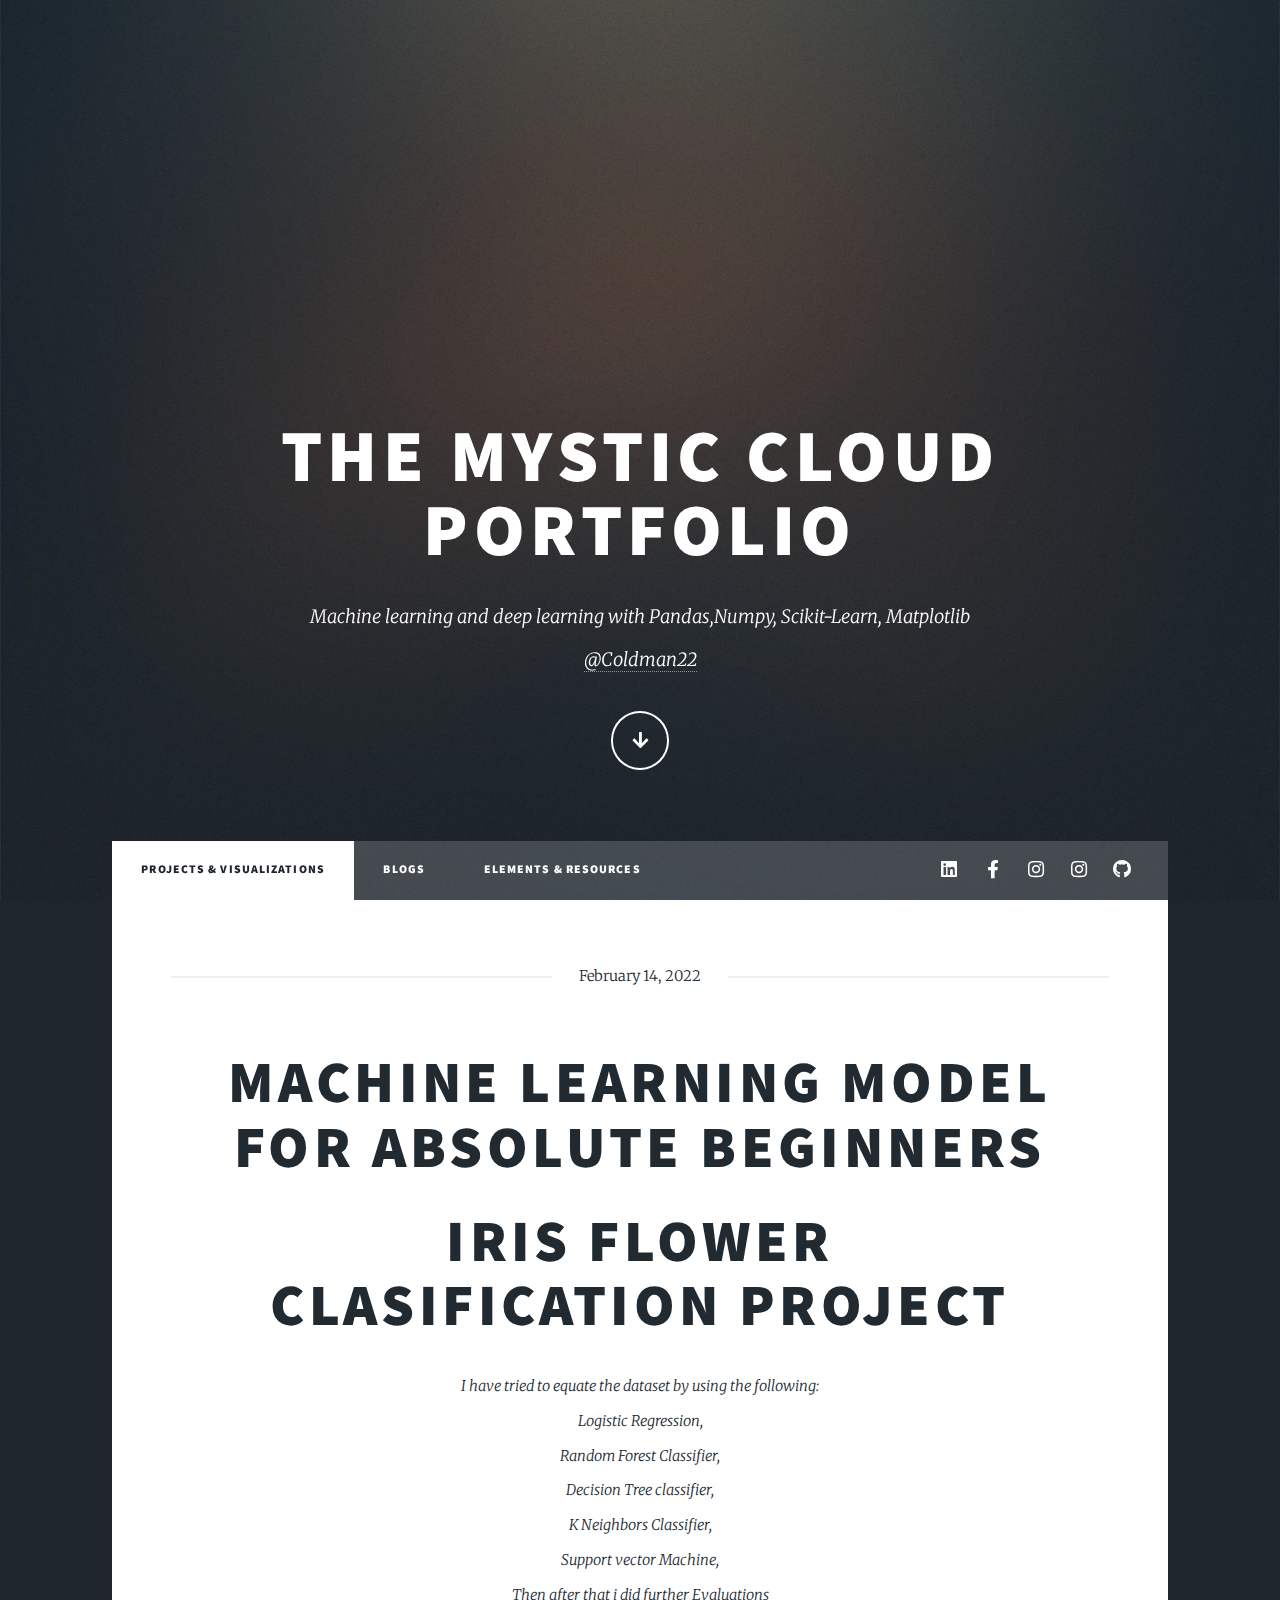
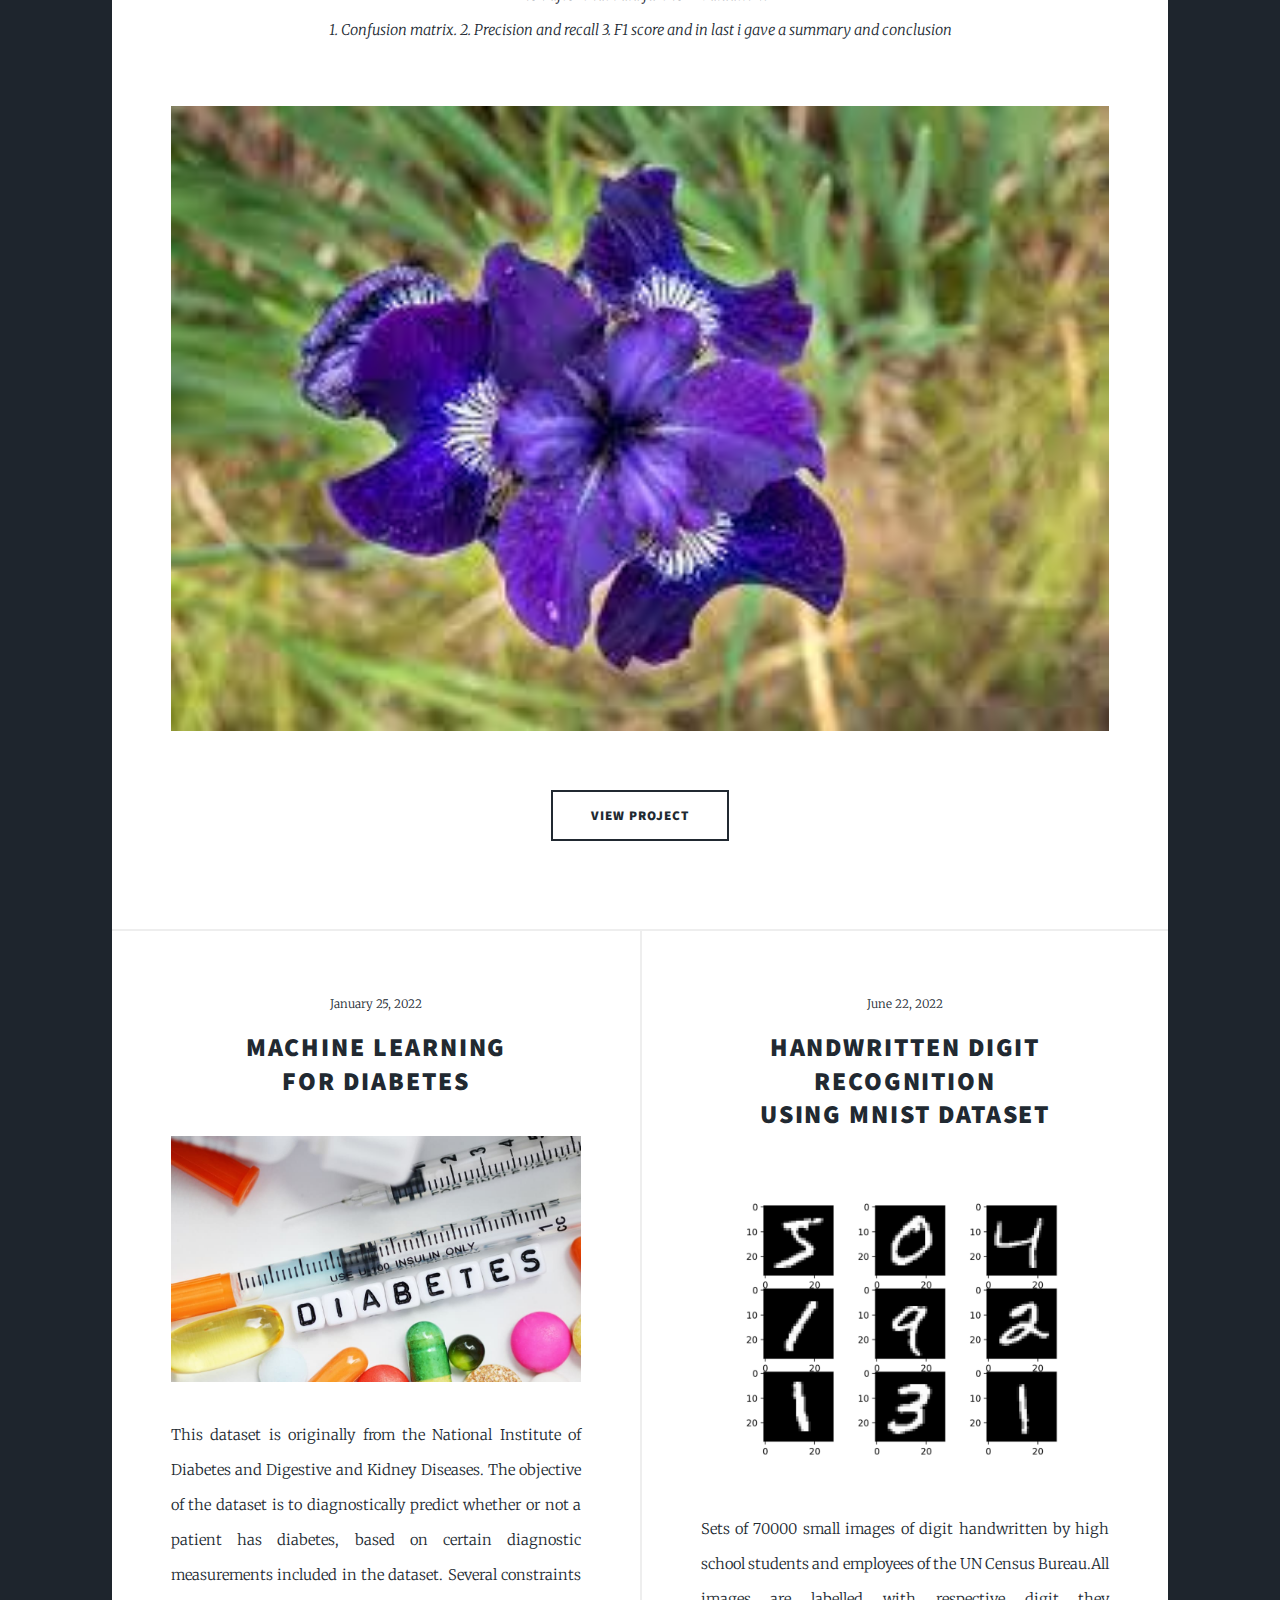
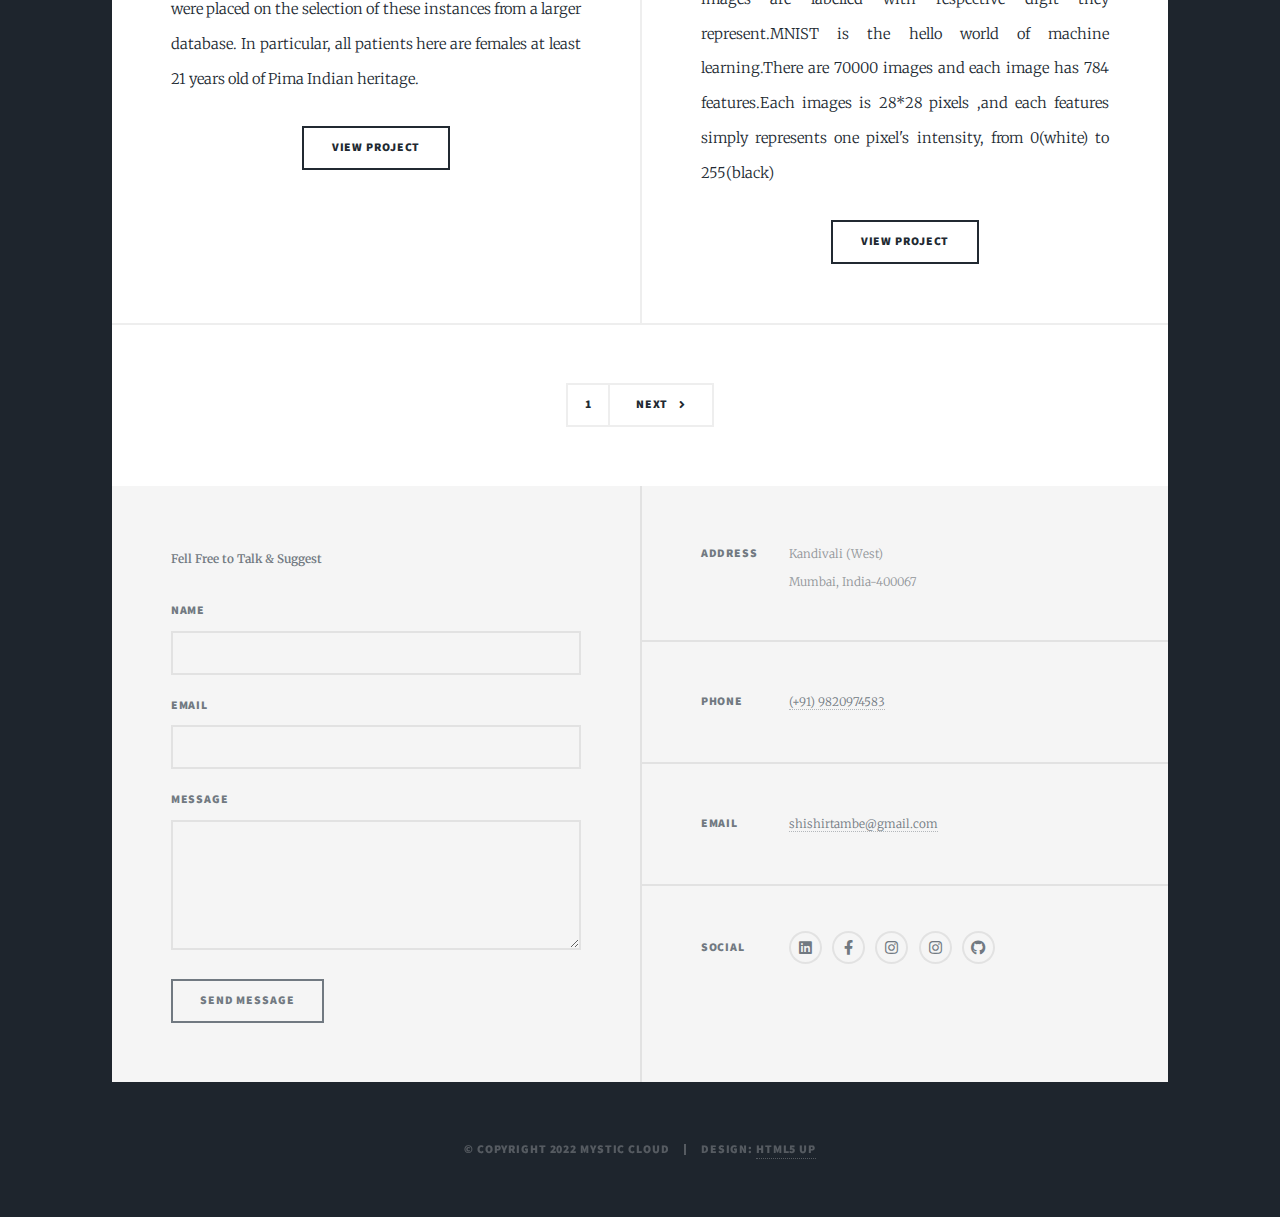
<file: index.html>
<!DOCTYPE HTML>
<!--
	Massively by HTML5 UP
	html5up.net | @ajlkn
	Free for personal and commercial use under the CCA 3.0 license (html5up.net/license)
-->
<html>
	<head>
		<title>Mystic Cloud</title>
		<meta charset="utf-8" />
		<meta name="viewport" content="width=device-width, initial-scale=1, user-scalable=no" />
		<link rel="stylesheet" href="assets/css/main.css" />
		<noscript><link rel="stylesheet" href="assets/css/noscript.css" /></noscript>
	</head>
	<body class="is-preload">

		<!-- Wrapper -->
			<div id="wrapper" class="fade-in">

				<!-- Intro -->
					<div id="intro">
						<h1>The Mystic Cloud Portfolio<br />
						</h1>
						<p>Machine learning and deep learning with Pandas,Numpy, Scikit-Learn, Matplotlib<br /><a href="https://github.com/Coldman22">@Coldman22</a>  <br />
						</p>
						<ul class="actions">
							<li><a href="#header" class="button icon solid solo fa-arrow-down scrolly">Continue</a></li>
						</ul>
					</div>

				<!-- Header -->
					<header id="header">
						<a href="index.html" class="logo">Mystic Cloud</a>
					</header>

				<!-- Nav -->
					<nav id="nav">
						<ul class="links">
							<li class="active"><a href="index.html">Projects & Visualizations</a></li>
							<li><a href="generic.html">Blogs</a></li>
							<li><a href="elements.html">Elements & Resources</a></li>
						</ul>
						<ul class="icons">
							<li><a href="https://www.linkedin.com/in/shishir-tambe-993646159" class="icon brands fa-linkedin"><span class="label">Linkedin</span></a></li>
							<li><a href="https://facebook.com/shishirtambe" class="icon brands fa-facebook-f"><span class="label">Facebook</span></a></li>
							<li><a href="https://instagram.com/shishirtambe" class="icon brands fa-instagram"><span class="label">Instagram</span></a></li>
							<li><a href=" https://instagram.com/greenandsmoke" class="icon brands fa-instagram"><span class="label">Instagram</span></a></li>
							<li><a href="https://github.com/Coldman22" class="icon brands fa-github"><span class="label">GitHub</span></a></li>
						</ul>
					</nav>

				<!-- Main -->
					<div id="main">

						<!-- Featured Post -->
							<article class="post featured">
								<header class="major">
									<span class="date">February 14, 2022</span>
									<h2>Machine Learning model for Absolute Beginners</h2>
									<h2><a href="https://github.com/Coldman22/Coldman22/blob/main/Iris%20Flower%20Classification%20Project%20%3D%20Machine%20learning.ipynb">Iris Flower <br />
									Clasification Project</a></h2>
									<p>I have tried to equate the dataset by using the following:<br/>
										Logistic Regression,<br />
										Random Forest Classifier,<br />
										Decision Tree classifier,<br />
										K Neighbors Classifier,<br />
										Support vector Machine,<br >
										Then after that i did further Evaluations<br/>
										1. Confusion matrix.
										2. Precision and recall
										3. F1 score
										and in last i gave a summary and conclusion</p>
								</header>
								<a href="https://github.com/Coldman22/Coldman22/blob/main/Iris%20Flower%20Classification%20Project%20%3D%20Machine%20learning.ipynb" class="image main"><img src="images/f.jpg" alt="" /></a>
								<ul class="actions special">
									<li><a href="https://github.com/Coldman22/Coldman22/blob/main/Iris%20Flower%20Classification%20Project%20%3D%20Machine%20learning.ipynb" class="button large">View Project</a></li>
								</ul>
							</article>

						<!-- Posts -->
							<section class="posts">
								<article>
									<header>
										<span class="date">January 25, 2022</span>
										<h2><a href="https://github.com/Coldman22/Coldman22/blob/main/Machine%20Learning%20for%20Diabetes.ipynb">Machine Learning <br />
										for Diabetes</a></h2>
									</header>
									<a href="https://github.com/Coldman22/Coldman22/blob/main/Machine%20Learning%20for%20Diabetes.ipynb" class="image fit"><img src="images/diabetes.jpg" alt="" /></a>
									<p>This dataset is originally from the National Institute of Diabetes and Digestive and Kidney Diseases. The objective of the dataset is to diagnostically predict whether or not a patient has diabetes, based on certain diagnostic measurements included in the dataset. Several constraints were placed on the selection of these instances from a larger database. In particular, all patients here are females at least 21 years old of Pima Indian heritage.</p>
									<ul class="actions special">
										<li><a href="https://github.com/Coldman22/Coldman22/blob/main/Machine%20Learning%20for%20Diabetes.ipynb" class="button">View Project</a></li>
									</ul>
								</article>
								<article>
									<header>
										<span class="date">June 22, 2022</span>
										<h2><a href="https://github.com/Coldman22/Coldman22/blob/main/Handwritten_digit_recognition_using_MNIST_dataset.ipynb">Handwritten Digit Recognition <br />
										using MNIST Dataset</a></h2>
									</header>
									<a href="https://github.com/Coldman22/Coldman22/blob/main/Handwritten_digit_recognition_using_MNIST_dataset.ipynb" class="image fit"><img src="images/handwritten digit.png" alt="" /></a>
									<p>Sets of 70000 small images of digit handwritten by high school students and employees of the UN Census Bureau.All images are labelled with respective digit they represent.MNIST is the hello world of machine learning.There are 70000 images and each image has 784 features.Each images is 28*28 pixels ,and each features simply represents one pixel's intensity, from 0(white) to 255(black)</p>
									<ul class="actions special">
										<li><a href="https://github.com/Coldman22/Coldman22/blob/main/Handwritten_digit_recognition_using_MNIST_dataset.ipynb" class="button">View Project</a></li>
									</ul>
								</article>
					
							</section>

						<!-- Footer -->
							<footer>
								<div class="pagination">
									<!--<a href="#" class="previous">Prev</a>-->
									<a href="https://coldman22.github.io/Coldman22-.github.io/index.html" class=" class="page active">1</a>
									<a href="https://github.com/Coldman22/Coldman22-.github.io/index1.html#"class="next">Next</a>
								</div>
							</footer>

					</div>

				<!-- Footer -->
					<footer id="footer">
						<section>
							<form method="post" action="#">
								<div class="fields">
									<div class="field">
										<p><strong>Fell Free to Talk & Suggest</strong></p>
										<label for="name">Name</label>
										<input type="text" name="name" id="name" />
									</div>
									<div class="field">
										<label for="email">Email</label>
										<input type="text" name="email" id="email" />
									</div>
									<div class="field">
										<label for="message">Message</label>
										<textarea name="message" id="message" rows="3"></textarea>
									</div>
								</div>
								<ul class="actions">
									<li><input type="submit" value="Send Message" /></li>
								</ul>
							</form>
						</section>
						<section class="split contact">
							<section class="alt">
								<h3>Address</h3>
								<p>Kandivali (West) <br />
								Mumbai, India-400067</p>
							</section>
							<section>
								<h3>Phone</h3>
								<p><a href="https://github.com/Coldman22">(+91) 9820974583</a></p>
							</section>
							<section>
								<h3>Email</h3>
								<p><a href="https://github.com/Coldman22">shishirtambe@gmail.com</a></p>
							</section>
							<section>
								<h3>Social</h3>
								<ul class="icons alt">
									<li><a href="https://www.linkedin.com/in/shishir-tambe-993646159" class="icon brands alt fa-linkedin"><span class="label">linkedin</span></a></li>
									<li><a href="https://facebook.com/shishirtambe" class="icon brands alt fa-facebook-f"><span class="label">Facebook</span></a></li>
									<li><a href="https://instagram.com/shishirtambe" class="icon brands alt fa-instagram"><span class="label">Instagram</span></a></li>
									<li><a href="https://instagram.com/greenandsmoke" class="icon brands alt fa-instagram"><span class="label">Instagram</span></a></li>
									<li><a href="https://github.com/Coldman22" class="icon brands alt fa-github"><span class="label">GitHub</span></a></li>
								</ul>
							</section>
						</section>
					</footer>

				<!-- Copyright -->
					<div id="copyright">
						<ul><li>&copy; Copyright 2022 Mystic Cloud</li><li>Design: <a href="https://html5up.net">HTML5 UP</a></li></ul>
					</div>

			</div>

		<!-- Scripts -->
			<script src="assets/js/jquery.min.js"></script>
			<script src="assets/js/jquery.scrollex.min.js"></script>
			<script src="assets/js/jquery.scrolly.min.js"></script>
			<script src="assets/js/browser.min.js"></script>
			<script src="assets/js/breakpoints.min.js"></script>
			<script src="assets/js/util.js"></script>
			<script src="assets/js/main.js"></script>

	</body>
</html>
</file>
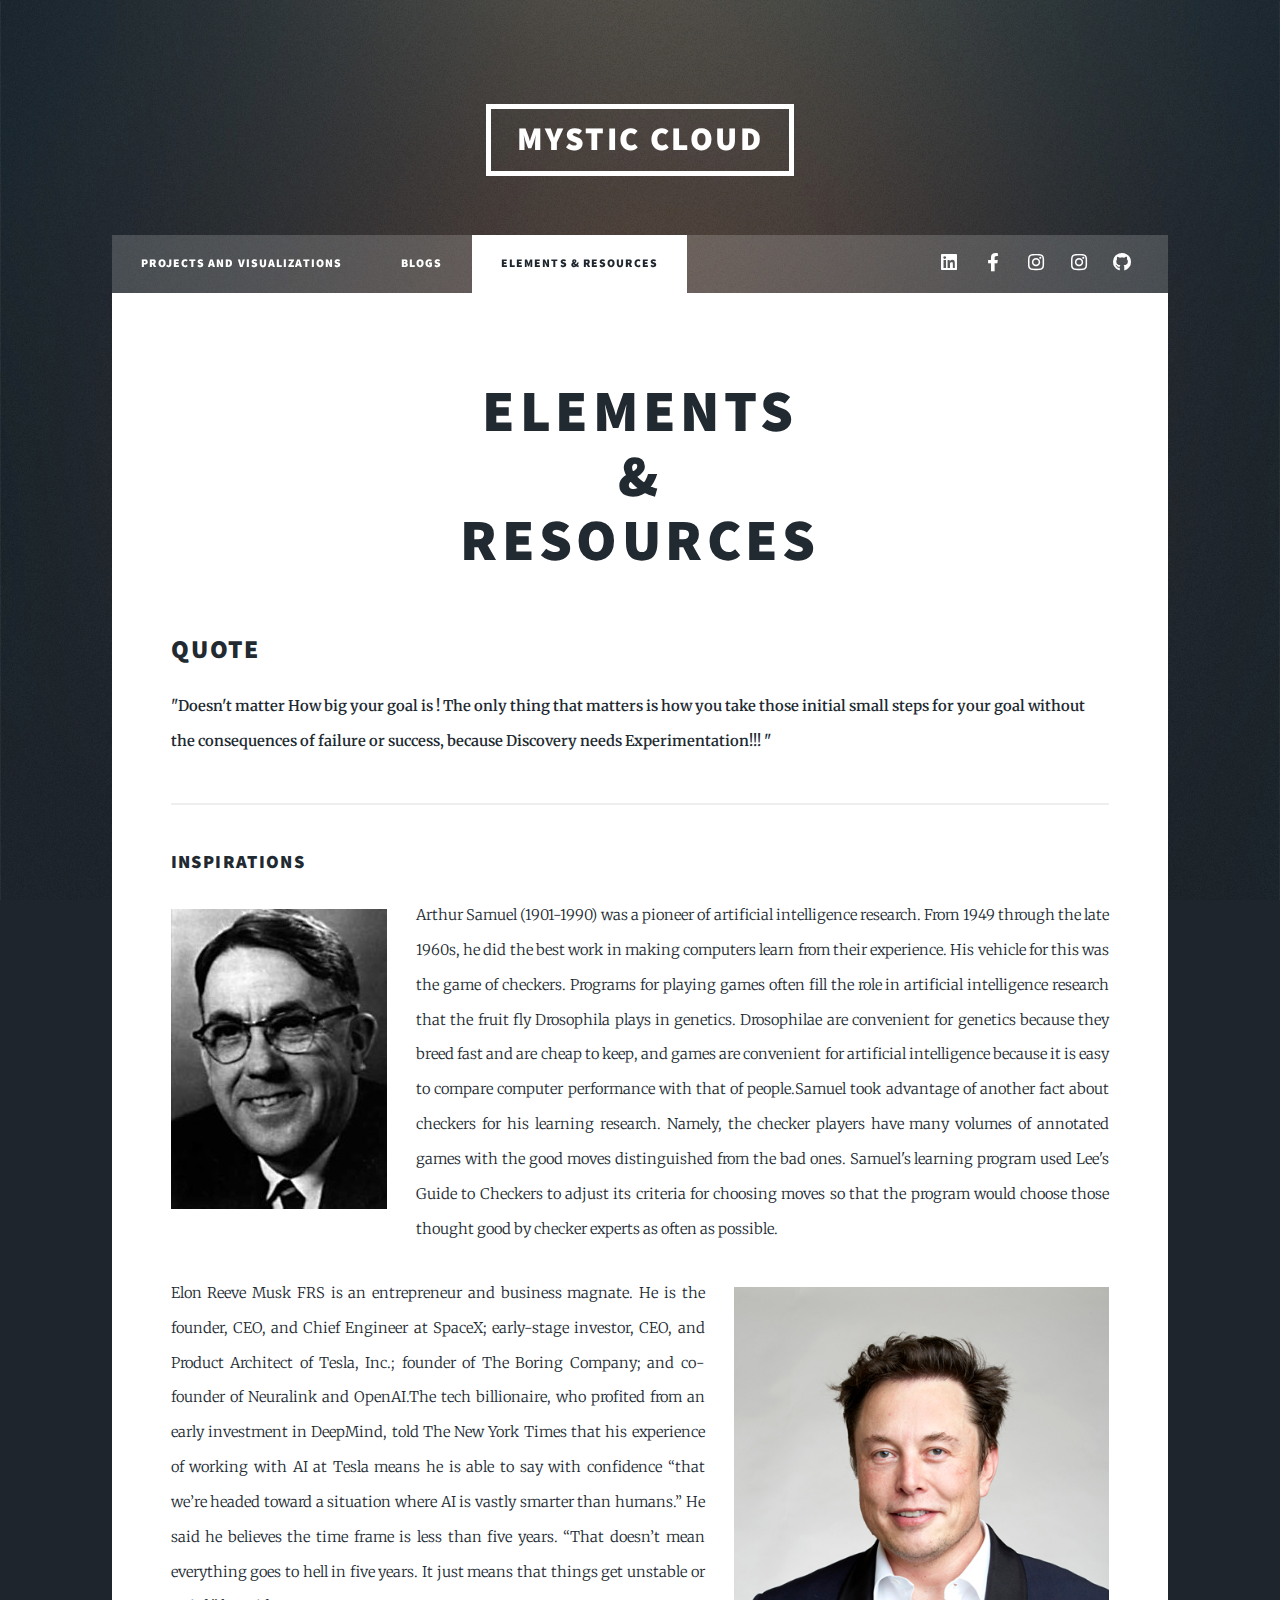
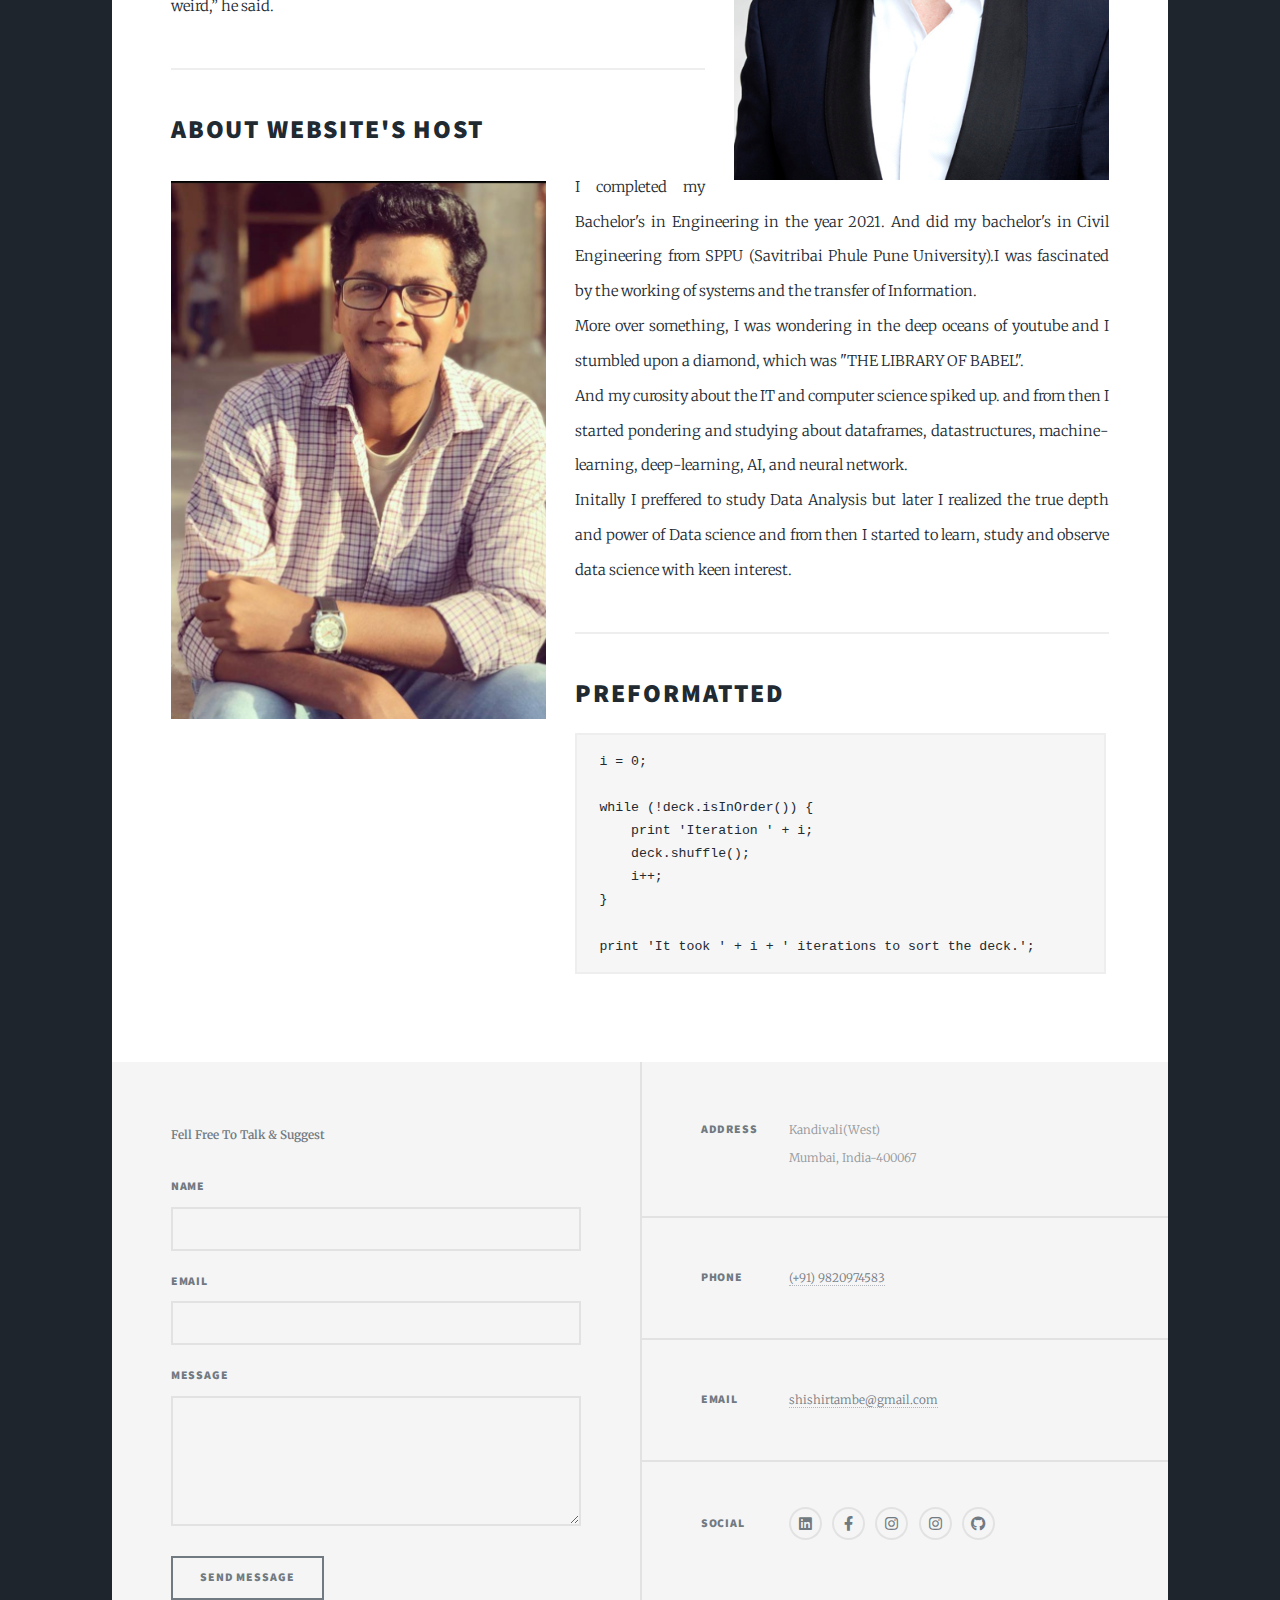
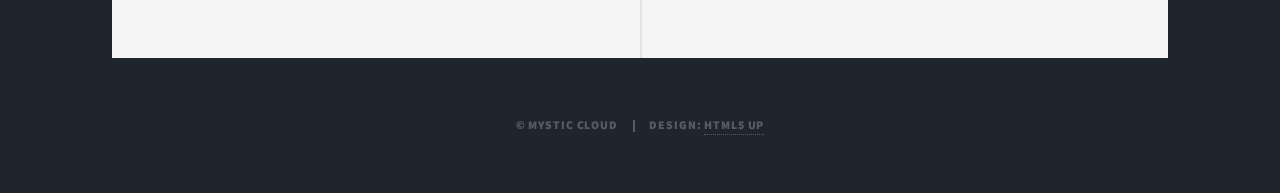
<file: elements.html>
<!DOCTYPE HTML>
<!--
	Massively by HTML5 UP
	html5up.net | @ajlkn
	Free for personal and commercial use under the CCA 3.0 license (html5up.net/license)
-->
<html>
	<head>
		<title>Elements & Resources -Mystic Cloud</title>
		<meta charset="utf-8" />
		<meta name="viewport" content="width=device-width, initial-scale=1, user-scalable=no" />
		<link rel="stylesheet" href="assets/css/main.css" />
		<noscript><link rel="stylesheet" href="assets/css/noscript.css" /></noscript>
	</head>
	<body class="is-preload">

		<!-- Wrapper -->
			<div id="wrapper">

				<!-- Header -->
					<header id="header">
						<a href="index.html" class="logo">Mystic Cloud</a>
					</header>

				<!-- Nav -->
					<nav id="nav">
						<ul class="links">
							<li><a href="index.html">Projects and Visualizations</a></li>
							<li><a href="generic.html">Blogs</a></li>
							<li class="active"><a href="elements.html">Elements & Resources</a></li>
						</ul>
						<ul class="icons">
							<li><a href="https://www.linkedin.com/in/shishir-tambe-993646159" class="icon brands fa-linkedin"><span class="label">Linkedin</span></a></li>
							<li><a href="https://facebook.com/shishirtambe" class="icon brands fa-facebook-f"><span class="label">Facebook</span></a></li>
							<li><a href="https://instagram.com/shishirtambe" class="icon brands fa-instagram"><span class="label">Instagram</span></a></li>
							<li><a href=" https://instagram.com/greenandsmoke" class="icon brands fa-instagram"><span class="label">Instagram</span></a></li>
							<li><a href="https://github.com/Coldman22" class="icon brands fa-github"><span class="label">GitHub</span></a></li>
						</ul>
					</nav>

				<!-- Main -->
					<div id="main">

						<!-- Post -->
							<section class="post">
								<header class="major">
									<h1>Elements<br />
									&<br/>
									Resources </h1>
								</header>

								<!--Quote -->
									<h2>Quote</h2>
									<Quote> <strong>"Doesn't matter How big your goal is ! The only thing that matters is how you take those initial small steps for your goal without the consequences of failure or success, because Discovery needs Experimentation!!! "</strong></Quote>

									<hr />
									

									<h3> Inspirations</h3>
									<p><span class="image left"><img src="images/A.jpg" alt="" /></span>Arthur Samuel (1901-1990) was a pioneer of artificial intelligence research. From 1949 through the late 1960s, he did the best work in making computers learn from their experience. His vehicle for this was the game of checkers. Programs for playing games often fill the role in artificial intelligence research that the fruit fly Drosophila plays in genetics. Drosophilae are convenient for genetics because they breed fast and are cheap to keep, and games are convenient for artificial intelligence because it is easy to compare computer performance with that of people.Samuel took advantage of another fact about checkers for his learning research. Namely, the checker players have many volumes of annotated games with the good moves distinguished from the bad ones. Samuel's learning program used Lee's Guide to Checkers to adjust its criteria for choosing moves so that the program would choose those thought good by checker experts as often as possible.</p>
									<p><span class="image right"><img src="images/E.jpg" alt="" /></span>Elon Reeve Musk FRS is an entrepreneur and business magnate. He is the founder, CEO, and Chief Engineer at SpaceX; early-stage investor, CEO, and Product Architect of Tesla, Inc.; founder of The Boring Company; and co-founder of Neuralink and OpenAI.The tech billionaire, who profited from an early investment in DeepMind, told The New York Times that his experience of working with AI at Tesla means he is able to say with confidence “that we’re headed toward a situation where AI is vastly smarter than humans.” He said he believes the time frame is less than five years. “That doesn’t mean everything goes to hell in five years. It just means that things get unstable or weird,” he said. </p>

									<hr />

								<!-- Box -->
									<h2>About Website's Host</h2>
									<div class="About ">
										<span class="image left"><img src="images/i.jpg" alt="" /></span>
										<p>I completed my Bachelor's in Engineering in the year 2021. And did my bachelor's in Civil Engineering from SPPU (Savitribai Phule Pune University).I was fascinated by the working of systems and the transfer of Information.<br/>
										More over something, I was wondering in the deep oceans of youtube and I stumbled upon a diamond, which was "THE LIBRARY OF BABEL".<br/>
									    And my curosity about the IT and computer science spiked up. and from then I started pondering and studying about dataframes, datastructures, machine-learning, deep-learning, AI, and neural network.<br/>
									    Initally I preffered to study Data Analysis but later I realized the true depth and power of Data science and from then I started to learn, study and observe data science with keen interest.</p>
									</div>

									<hr />

								<!-- Preformatted Code -->
									<h2>Preformatted</h2>
									<pre><code>i = 0;

while (!deck.isInOrder()) {
    print 'Iteration ' + i;
    deck.shuffle();
    i++;
}

print 'It took ' + i + ' iterations to sort the deck.';
</code></pre>

							</section>

					</div>

				<!-- Footer -->
					<footer id="footer">
						<section>
							<form method="post" action="#">
								<div class="fields">
									<div class="field">
										<p><strong>Fell Free To Talk & Suggest</strong></p>
										<label for="name">Name</label>
										<input type="text" name="name" id="name" />
									</div>
									<div class="field">
										<label for="email">Email</label>
										<input type="text" name="email" id="email" />
									</div>
									<div class="field">
										<label for="message">Message</label>
										<textarea name="message" id="message" rows="3"></textarea>
									</div>
								</div>
								<ul class="actions">
									<li><input type="submit" value="Send Message" /></li>
								</ul>
							</form>
						</section>
						<section class="split contact">
							<section class="alt">
								<h3>Address</h3>
								<p>Kandivali(West)<br/>
								Mumbai, India-400067</p>
							</section>
							<section>
								<h3>Phone</h3>
								<p><a href="https://github.com/Coldman22">(+91) 9820974583</a></p>
							</section>
							<section>
								<h3>Email</h3>
								<p><a href="https://github.com/Coldman22">shishirtambe@gmail.com</a></p>
							</section>
							<section>
								<h3>Social</h3>
								<ul class="icons alt">
									<li><a href="https://www.linkedin.com/in/shishir-tambe-993646159" class="icon brands fa-linkedin"><span class="label">Linkedin</span></a></li>
							        <li><a href="https://facebook.com/shishirtambe" class="icon brands fa-facebook-f"><span class="label">Facebook</span></a></li>
							        <li><a href="https://instagram.com/shishirtambe" class="icon brands fa-instagram"><span class="label">Instagram</span></a></li>
							        <li><a href=" https://instagram.com/greenandsmoke" class="icon brands fa-instagram"><span class="label">Instagram</span></a></li>
							        <li><a href="https://github.com/Coldman22" class="icon brands fa-github"><span class="label">GitHub</span></a></li>
								</ul>
							</section>
						</section>
					</footer>

				<!-- Copyright -->
					<div id="copyright">
						<ul><li>&copy; Mystic Cloud</li><li>Design: <a href="https://html5up.net">HTML5 UP</a></li></ul>
					</div>

			</div>

		<!-- Scripts -->
			<script src="assets/js/jquery.min.js"></script>
			<script src="assets/js/jquery.scrollex.min.js"></script>
			<script src="assets/js/jquery.scrolly.min.js"></script>
			<script src="assets/js/browser.min.js"></script>
			<script src="assets/js/breakpoints.min.js"></script>
			<script src="assets/js/util.js"></script>
			<script src="assets/js/main.js"></script>

	</body>
</html>
</file>
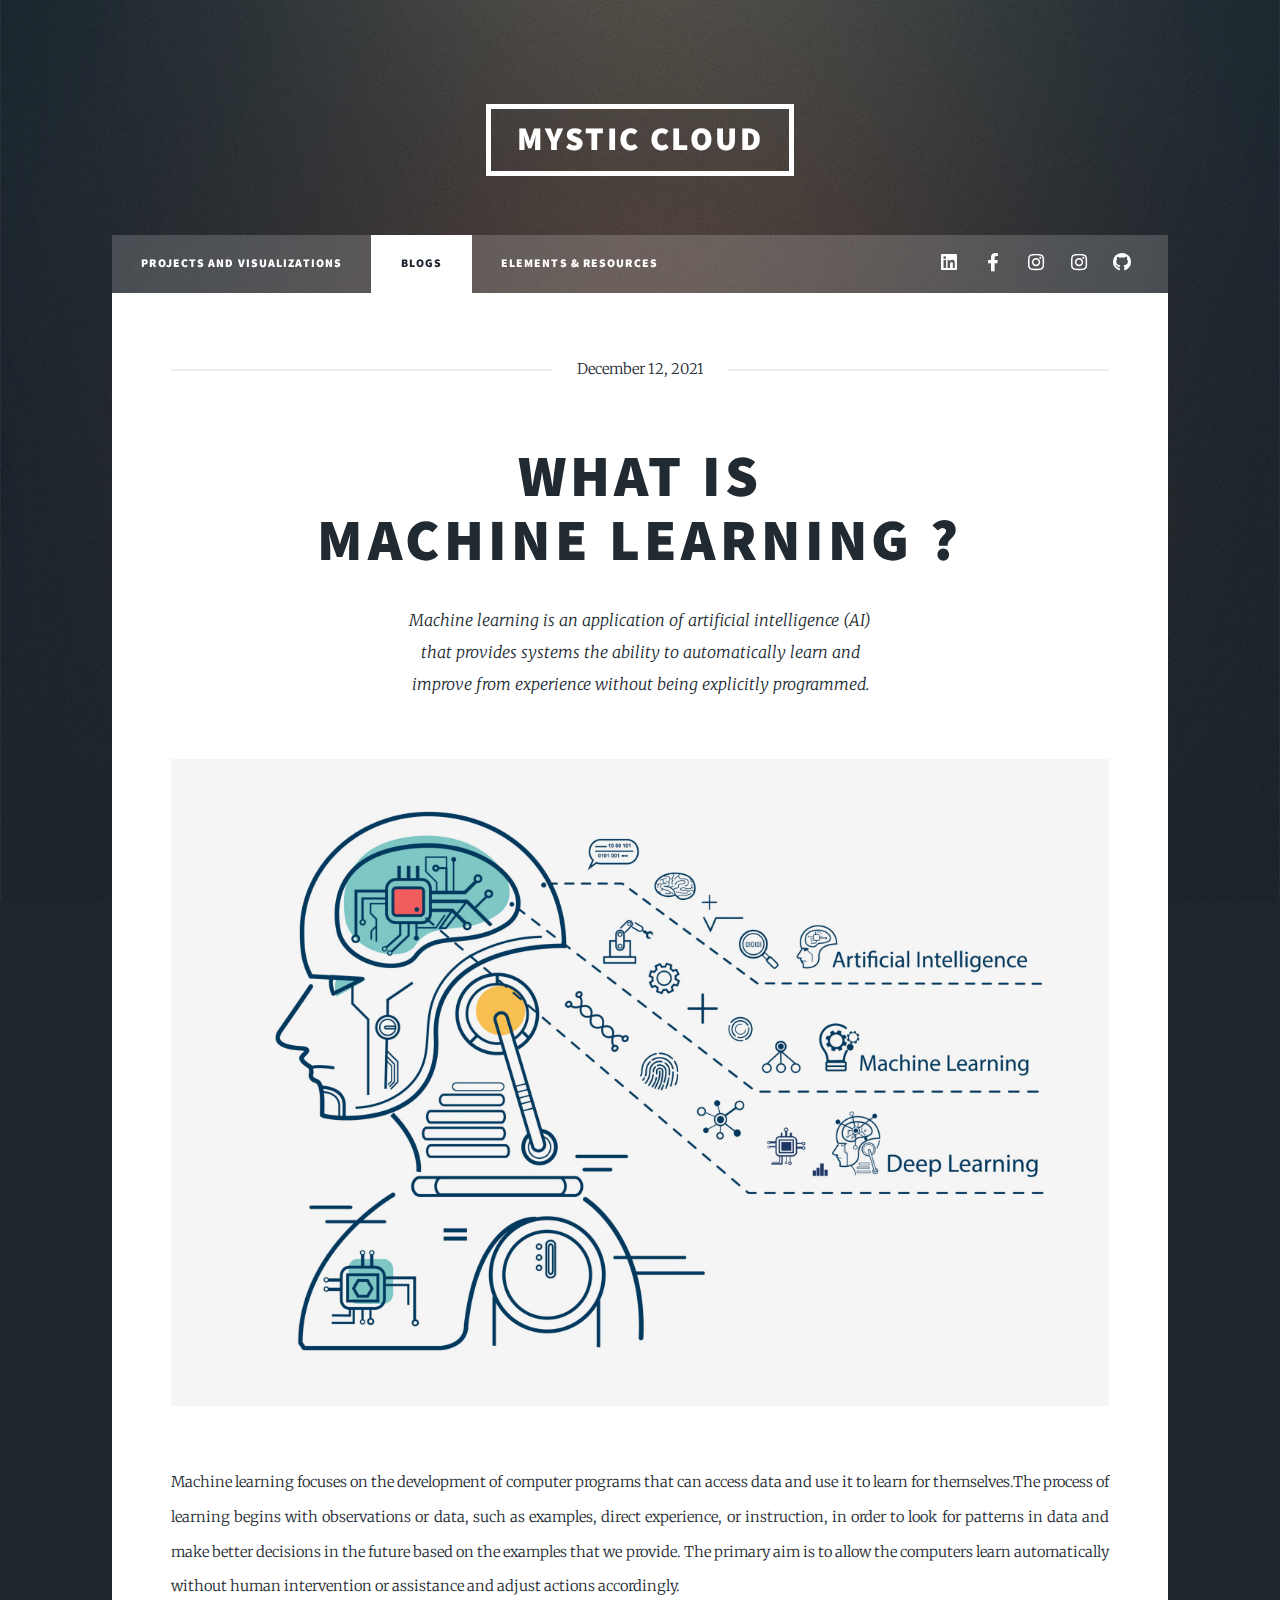
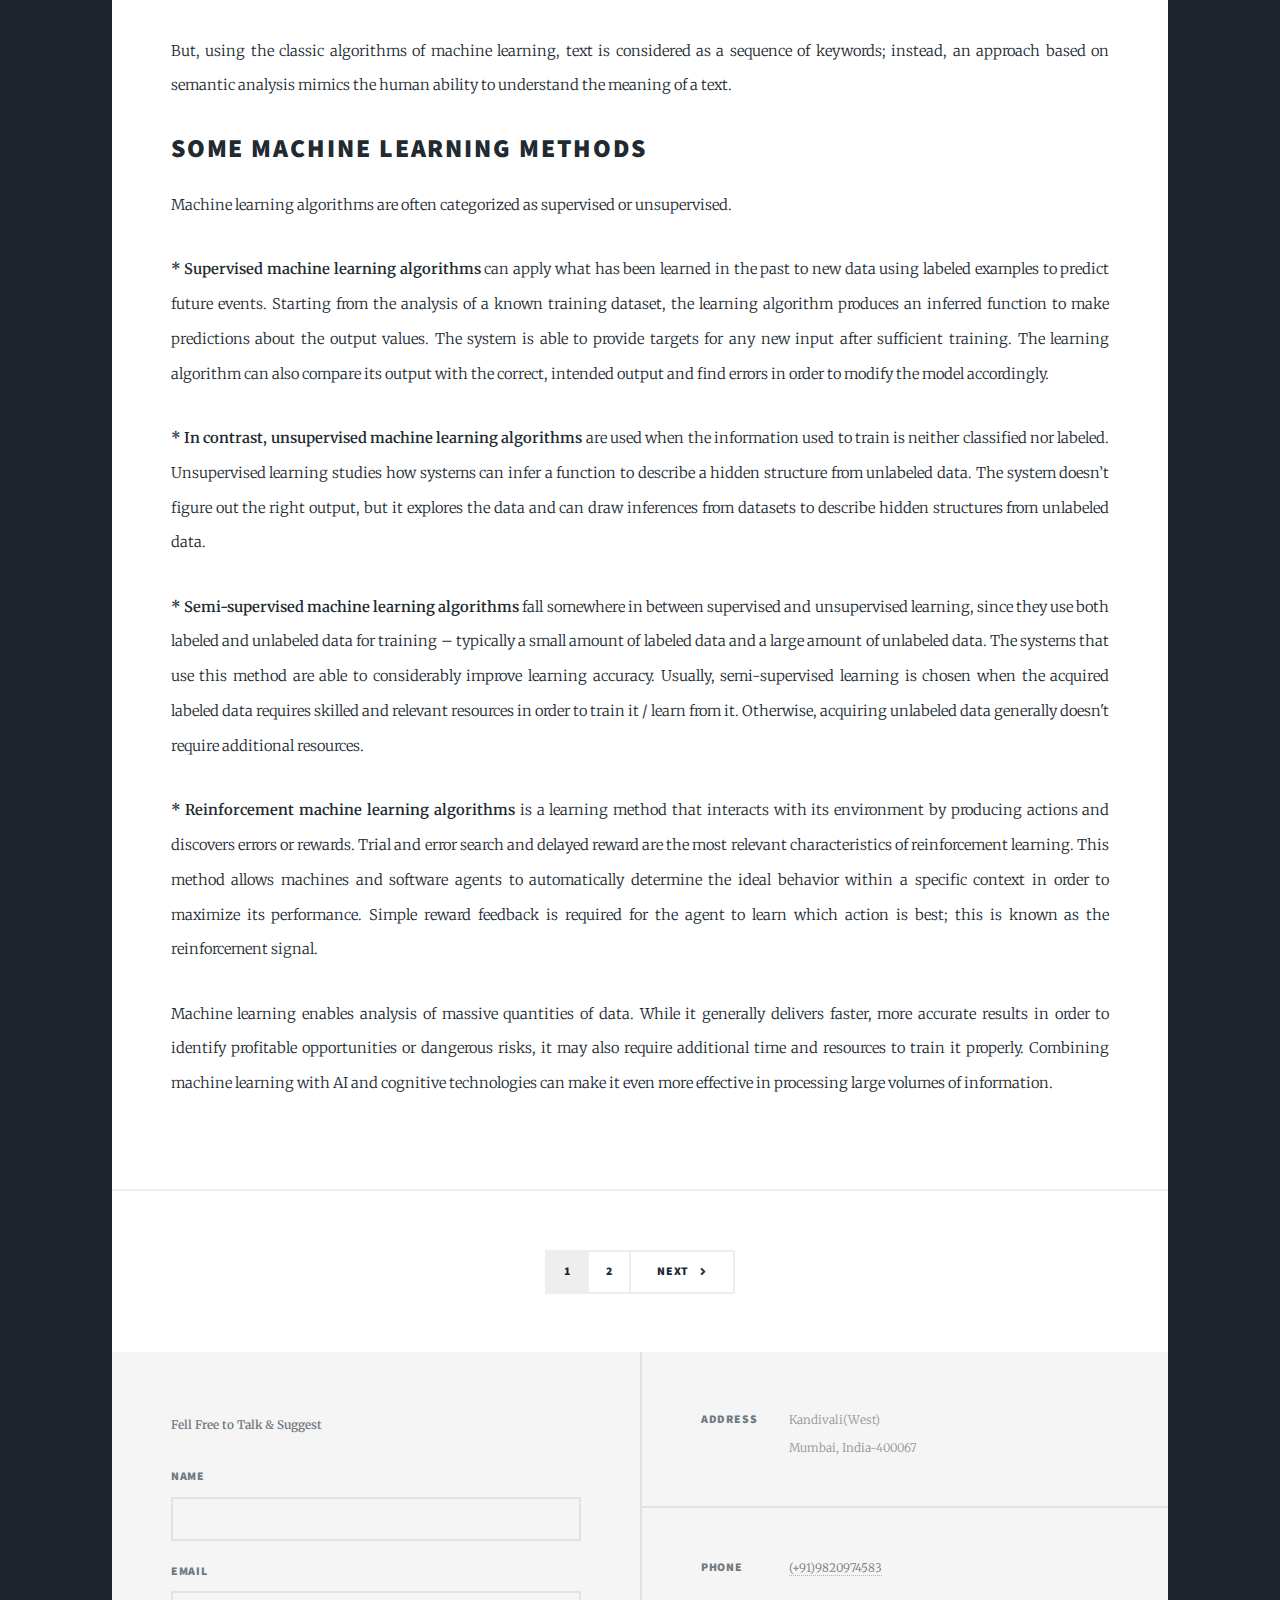
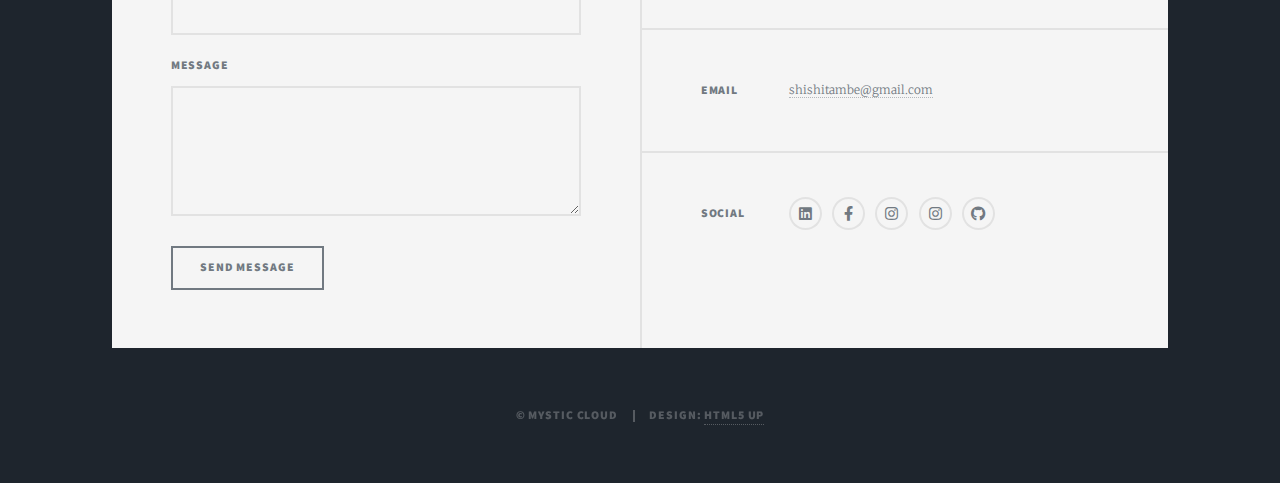
<file: generic.html>
<!DOCTYPE HTML>
<!--
	Massively by HTML5 UP
	html5up.net | @ajlkn
	Free for personal and commercial use under the CCA 3.0 license (html5up.net/license)
-->
<html>
	<head>
		<title>Blogs - Mystic Cloud</title>
		<meta charset="utf-8" />
		<meta name="viewport" content="width=device-width, initial-scale=1, user-scalable=no" />
		<link rel="stylesheet" href="assets/css/main.css" />
		<noscript><link rel="stylesheet" href="assets/css/noscript.css" /></noscript>
	</head>
	<body class="is-preload">

		<!-- Wrapper -->
			<div id="wrapper">

				<!-- Header -->
					<header id="header">
						<a href="index.html" class="logo">Mystic Cloud</a>
					</header>

				<!-- Nav -->
					<nav id="nav">
						<ul class="links">
							<li><a href="index.html">Projects and Visualizations</a></li>
							<li class="active"><a href="generic.html">Blogs</a></li>
							<li><a href="elements.html">Elements & Resources</a></li>
						</ul>
						<ul class="icons">
							<li><a href="https://www.linkedin.com/in/shishir-tambe-993646159" class="icon brands fa-linkedin"><span class="label">Linkedin</span></a></li>
							<li><a href="https://facebook.com/shishirtambe" class="icon brands fa-facebook-f"><span class="label">Facebook</span></a></li>
							<li><a href="https://instagram.com/shishirtambe" class="icon brands fa-instagram"><span class="label">Instagram</span></a></li>
							<li><a href=" https://instagram.com/greenandsmoke" class="icon brands fa-instagram"><span class="label">Instagram</span></a></li>
							<li><a href="https://github.com/Coldman22" class="icon brands fa-github"><span class="label">GitHub</span></a></li>
						</ul>
					</nav>

				<!-- Main -->
					<div id="main">

						<!-- Post -->
							<section class="post">
								<header class="major">
									<span class="date">December 12, 2021</span>
									<h1>What is <br />
									Machine Learning ?</h1>
									<p>Machine learning is an application of artificial intelligence (AI) <br />
									that provides systems the ability to automatically learn and<br />
									improve from experience without being explicitly programmed.</p>
								</header>
								<div class="image main"><img src="images/ml.webp" alt="" /></div>
								<p>Machine learning focuses on the development of computer programs that can access data and use it to learn for themselves.The process of learning begins with observations or data, such as examples, direct experience, or instruction, in order to look for patterns in data and make better decisions in the future based on the examples that we provide. The primary aim is to allow the computers learn automatically without human intervention or assistance and adjust actions accordingly.</p>
								<p>But, using the classic algorithms of machine learning, text is considered as a sequence of keywords; instead, an approach based on semantic analysis mimics the human ability to understand the meaning of a text.</p>
								<h2>Some Machine Learning Methods</h2>
								<p>Machine learning algorithms are often categorized as supervised or unsupervised.</p>
								<p><strong>* Supervised machine learning algorithms</strong> can apply what has been learned in the past to new data using labeled examples to predict future events. Starting from the analysis of a known training dataset, the learning algorithm produces an inferred function to make predictions about the output values. The system is able to provide targets for any new input after sufficient training. The learning algorithm can also compare its output with the correct, intended output and find errors in order to modify the model accordingly.</p>
								<p><strong>* In contrast, unsupervised machine learning algorithms</strong> are used when the information used to train is neither classified nor labeled. Unsupervised learning studies how systems can infer a function to describe a hidden structure from unlabeled data. The system doesn’t figure out the right output, but it explores the data and can draw inferences from datasets to describe hidden structures from unlabeled data. </p>
								<p><strong>* Semi-supervised machine learning algorithms</strong> fall somewhere in between supervised and unsupervised learning, since they use both labeled and unlabeled data for training – typically a small amount of labeled data and a large amount of unlabeled data. The systems that use this method are able to considerably improve learning accuracy. Usually, semi-supervised learning is chosen when the acquired labeled data requires skilled and relevant resources in order to train it / learn from it. Otherwise, acquiring unlabeled data generally doesn't require additional resources.</p>
								<p><strong>* Reinforcement machine learning algorithms</strong> is a learning method that interacts with its environment by producing actions and discovers errors or rewards. Trial and error search and delayed reward are the most relevant characteristics of reinforcement learning. This method allows machines and software agents to automatically determine the ideal behavior within a specific context in order to maximize its performance. Simple reward feedback is required for the agent to learn which action is best; this is known as the reinforcement signal.</p>
								<p>Machine learning enables analysis of massive quantities of data. While it generally delivers faster, more accurate results in order to identify profitable opportunities or dangerous risks, it may also require additional time and resources to train it properly. Combining machine learning with AI and cognitive technologies can make it even more effective in processing large volumes of information. </p>
							</section>
                        <!-- Footer -->
                            <footer>
	                            <div class="pagination">
		                                <!--<a href="#" class="previous">Prev</a>-->
		                                <a href="#" class="page active">1</a>
		                                <a href="#" class="page">2</a>
						
		                                <a href="#" class="next">Next</a>
	                            </div>
                            </footer>
					</div>

				<!-- Footer -->
					<footer id="footer">
						<section>
							<form method="post" action="#">
								<div class="fields">
									<div class="field">
										<p><strong>Fell Free to Talk & Suggest</strong></p>
										<label for="name">Name</label>
										<input type="text" name="name" id="name" />
									</div>
									<div class="field">
										<label for="email">Email</label>
										<input type="text" name="email" id="email" />
									</div>
									<div class="field">
										<label for="message">Message</label>
										<textarea name="message" id="message" rows="3"></textarea>
									</div>
								</div>
								<ul class="actions">
									<li><input type="submit" value="Send Message" /></li>
								</ul>
							</form>
						</section>
						<section class="split contact">
							<section class="alt">
								<h3>Address</h3>
								<p>Kandivali(West)<br />
								Mumbai, India-400067</p>
							</section>
							<section>
								<h3>Phone</h3>
								<p><a href="https://github.com/Coldman22">(+91)9820974583</a></p>
							</section>
							<section>
								<h3>Email</h3>
								<p><a href="https://github.com/Coldman22">shishitambe@gmail.com</a></p>
							</section>
							<section>
								<h3>Social</h3>
								<ul class="icons alt">
									<li><a href="https://www.linkedin.com/in/shishir-tambe-993646159" class="icon brands fa-linkedin"><span class="label">Linkedin</span></a></li>
						            <li><a href="https://facebook.com/shishirtambe" class="icon brands fa-facebook-f"><span class="label">Facebook</span></a></li>
							        <li><a href="https://instagram.com/shishirtambe" class="icon brands fa-instagram"><span class="label">Instagram</span></a></li>
							        <li><a href=" https://instagram.com/greenandsmoke" class="icon brands fa-instagram"><span class="label">Instagram</span></a></li>
							        <li><a href="https://github.com/Coldman22" class="icon brands fa-github"><span class="label">GitHub</span></a></li>
								</ul>
							</section>
						</section>
					</footer>

				<!-- Copyright -->
					<div id="copyright">
						<ul><li>&copy; Mystic Cloud</li><li>Design: <a href="https://html5up.net">HTML5 UP</a></li></ul>
					</div>

			</div>

		<!-- Scripts -->
			<script src="assets/js/jquery.min.js"></script>
			<script src="assets/js/jquery.scrollex.min.js"></script>
			<script src="assets/js/jquery.scrolly.min.js"></script>
			<script src="assets/js/browser.min.js"></script>
			<script src="assets/js/breakpoints.min.js"></script>
			<script src="assets/js/util.js"></script>
			<script src="assets/js/main.js"></script>

	</body>
</html>
</file>
<file: assets/css/main.css>
@import url(fontawesome-all.min.css);
@import url("https://fonts.googleapis.com/css?family=Merriweather:300,700,300italic,700italic|Source+Sans+Pro:900");

/*
	Massively by HTML5 UP
	html5up.net | @ajlkn
	Free for personal and commercial use under the CCA 3.0 license (html5up.net/license)
*/

html, body, div, span, applet, object,
iframe, h1, h2, h3, h4, h5, h6, p, blockquote,
pre, a, abbr, acronym, address, big, cite,
code, del, dfn, em, img, ins, kbd, q, s, samp,
small, strike, strong, sub, sup, tt, var, b,
u, i, center, dl, dt, dd, ol, ul, li, fieldset,
form, label, legend, table, caption, tbody,
tfoot, thead, tr, th, td, article, aside,
canvas, details, embed, figure, figcaption,
footer, header, hgroup, menu, nav, output, ruby,
section, summary, time, mark, audio, video {
	margin: 0;
	padding: 0;
	border: 0;
	font-size: 100%;
	font: inherit;
	vertical-align: baseline;}

article, aside, details, figcaption, figure,
footer, header, hgroup, menu, nav, section {
	display: block;}

body {
	line-height: 1;
}

ol, ul {
	list-style: none;
}

blockquote, q {
	quotes: none;
}

	blockquote:before, blockquote:after, q:before, q:after {
		content: '';
		content: none;
	}

table {
	border-collapse: collapse;
	border-spacing: 0;
}

body {
	-webkit-text-size-adjust: none;
}

mark {
	background-color: transparent;
	color: inherit;
}

input::-moz-focus-inner {
	border: 0;
	padding: 0;
}

input, select, textarea {
	-moz-appearance: none;
	-webkit-appearance: none;
	-ms-appearance: none;
	appearance: none;
}

/* Basic */

	@-ms-viewport {
		width: device-width;
	}

	body {
		-ms-overflow-style: scrollbar;
	}

	@media screen and (max-width: 480px) {

		html, body {
			min-width: 320px;
		}

	}

	html {
		box-sizing: border-box;
	}

	*, *:before, *:after {
		box-sizing: inherit;
	}

	body {
		background-color: #1e252d;
	}

		body.is-preload *, body.is-preload *:before, body.is-preload *:after {
			-moz-animation: none !important;
			-webkit-animation: none !important;
			-ms-animation: none !important;
			animation: none !important;
			-moz-transition: none !important;
			-webkit-transition: none !important;
			-ms-transition: none !important;
			transition: none !important;
		}

/* Type */

	html {
		font-size: 16pt;
	}

		@media screen and (max-width: 1680px) {

			html {
				font-size: 12pt;
			}

		}

		@media screen and (max-width: 1280px) {

			html {
				font-size: 11pt;
			}

		}

		@media screen and (max-width: 360px) {

			html {
				font-size: 10pt;
			}

		}

	body {
		color: #212931;
	}

	body, input, select, textarea {
		font-family: "Merriweather", Georgia, serif;
		font-weight: 300;
		font-size: 1rem;
		line-height: 2.375;
	}

	a {
		-moz-transition: color 0.2s ease-in-out, background-color 0.2s ease-in-out, border-color 0.2s ease-in-out, box-shadow 0.2s ease-in-out;
		-webkit-transition: color 0.2s ease-in-out, background-color 0.2s ease-in-out, border-color 0.2s ease-in-out, box-shadow 0.2s ease-in-out;
		-ms-transition: color 0.2s ease-in-out, background-color 0.2s ease-in-out, border-color 0.2s ease-in-out, box-shadow 0.2s ease-in-out;
		transition: color 0.2s ease-in-out, background-color 0.2s ease-in-out, border-color 0.2s ease-in-out, box-shadow 0.2s ease-in-out;
		border-bottom: dotted 1px;
		text-decoration: none;
	}

		a:hover {
			border-bottom-color: transparent;
		}

	strong, b {
		font-weight: 600;
	}

	em, i {
		font-style: italic;
	}

	p {
		text-align: justify;
		margin: 0 0 2rem 0;
	}

	h1, h2, h3, h4, h5, h6 {
		font-family: "Source Sans Pro", Helvetica, sans-serif;
		font-weight: 900;
		line-height: 1.5;
		letter-spacing: 0.075em;
		text-transform: uppercase;
		margin: 0 0 1rem 0;
	}

		h1 a, h2 a, h3 a, h4 a, h5 a, h6 a {
			border-bottom: 0;
			color: inherit;
			text-decoration: none;
		}

	h1 {
		font-size: 4rem;
		line-height: 1.1;
		margin: 0 0 2rem 0;
	}

	h2 {
		font-size: 1.75rem;
		line-height: 1.3;
		margin: 0 0 1.5rem 0;
	}

	h3 {
		font-size: 1.25rem;
		margin: 0 0 1.5rem 0;
	}

	h4 {
		font-size: 1rem;
	}

	h5 {
		font-size: 0.9rem;
	}

	h6 {
		font-size: 0.8rem;
	}

	sub {
		font-size: 0.8rem;
		position: relative;
		top: 0.5rem;
	}

	sup {
		font-size: 0.8rem;
		position: relative;
		top: -0.5rem;
	}

	blockquote {
		border-left: solid 4px;
		font-style: italic;
		margin: 0 0 2rem 0;
		padding: 0.5rem 0 0.5rem 2rem;
	}

	code {
		border: solid 2px;
		font-family: "Courier New", monospace;
		font-size: 0.9rem;
		margin: 0 0.25rem;
		padding: 0.25rem 0.65rem;
	}

	pre {
		-webkit-overflow-scrolling: touch;
		font-family: "Courier New", monospace;
		font-size: 0.9rem;
		margin: 0 0 2rem 0;
	}

		pre code {
			display: block;
			line-height: 1.75;
			padding: 1rem 1.5rem;
			overflow-x: auto;
		}

	hr {
		border: 0;
		border-bottom: solid 2px;
		margin: 3rem 0;
	}

		hr.major {
			margin: 5rem 0;
		}

	.align-left {
		text-align: left;
	}

	.align-center {
		text-align: center;
	}

	.align-right {
		text-align: right;
	}

	input, select, textarea {
		color: #212931;
	}

	a {
		color: #212931;
		border-bottom-color: rgba(33, 41, 49, 0.5);
	}

		a:hover {
			border-bottom-color: transparent;
			color: #18bfef !important;
		}

	strong, b {
		color: #212931;
	}

	h1, h2, h3, h4, h5, h6 {
		color: #212931;
	}

	blockquote {
		border-left-color: #eeeeee;
	}

	code {
		background: rgba(220, 220, 220, 0.25);
		border-color: #eeeeee;
	}

	hr {
		border-bottom-color: #eeeeee;
	}

/* Row */

	.row {
		display: flex;
		flex-wrap: wrap;
		box-sizing: border-box;
		align-items: stretch;
	}

		.row > * {
			box-sizing: border-box;
		}

		.row.gtr-uniform > * > :last-child {
			margin-bottom: 0;
		}

		.row.aln-left {
			justify-content: flex-start;
		}

		.row.aln-center {
			justify-content: center;
		}

		.row.aln-right {
			justify-content: flex-end;
		}

		.row.aln-top {
			align-items: flex-start;
		}

		.row.aln-middle {
			align-items: center;
		}

		.row.aln-bottom {
			align-items: flex-end;
		}

		.row > .imp {
			order: -1;
		}

		.row > .col-1 {
			width: 8.33333%;
		}

		.row > .off-1 {
			margin-left: 8.33333%;
		}

		.row > .col-2 {
			width: 16.66667%;
		}

		.row > .off-2 {
			margin-left: 16.66667%;
		}

		.row > .col-3 {
			width: 25%;
		}

		.row > .off-3 {
			margin-left: 25%;
		}

		.row > .col-4 {
			width: 33.33333%;
		}

		.row > .off-4 {
			margin-left: 33.33333%;
		}

		.row > .col-5 {
			width: 41.66667%;
		}

		.row > .off-5 {
			margin-left: 41.66667%;
		}

		.row > .col-6 {
			width: 50%;
		}

		.row > .off-6 {
			margin-left: 50%;
		}

		.row > .col-7 {
			width: 58.33333%;
		}

		.row > .off-7 {
			margin-left: 58.33333%;
		}

		.row > .col-8 {
			width: 66.66667%;
		}

		.row > .off-8 {
			margin-left: 66.66667%;
		}

		.row > .col-9 {
			width: 75%;
		}

		.row > .off-9 {
			margin-left: 75%;
		}

		.row > .col-10 {
			width: 83.33333%;
		}

		.row > .off-10 {
			margin-left: 83.33333%;
		}

		.row > .col-11 {
			width: 91.66667%;
		}

		.row > .off-11 {
			margin-left: 91.66667%;
		}

		.row > .col-12 {
			width: 100%;
		}

		.row > .off-12 {
			margin-left: 100%;
		}

		.row.gtr-0 {
			margin-top: 0;
			margin-left: 0rem;
		}

			.row.gtr-0 > * {
				padding: 0 0 0 0rem;
			}

			.row.gtr-0.gtr-uniform {
				margin-top: 0rem;
			}

				.row.gtr-0.gtr-uniform > * {
					padding-top: 0rem;
				}

		.row.gtr-25 {
			margin-top: 0;
			margin-left: -0.375rem;
		}

			.row.gtr-25 > * {
				padding: 0 0 0 0.375rem;
			}

			.row.gtr-25.gtr-uniform {
				margin-top: -0.375rem;
			}

				.row.gtr-25.gtr-uniform > * {
					padding-top: 0.375rem;
				}

		.row.gtr-50 {
			margin-top: 0;
			margin-left: -0.75rem;
		}

			.row.gtr-50 > * {
				padding: 0 0 0 0.75rem;
			}

			.row.gtr-50.gtr-uniform {
				margin-top: -0.75rem;
			}

				.row.gtr-50.gtr-uniform > * {
					padding-top: 0.75rem;
				}

		.row {
			margin-top: 0;
			margin-left: -1.5rem;
		}

			.row > * {
				padding: 0 0 0 1.5rem;
			}

			.row.gtr-uniform {
				margin-top: -1.5rem;
			}

				.row.gtr-uniform > * {
					padding-top: 1.5rem;
				}

		.row.gtr-150 {
			margin-top: 0;
			margin-left: -2.25rem;
		}

			.row.gtr-150 > * {
				padding: 0 0 0 2.25rem;
			}

			.row.gtr-150.gtr-uniform {
				margin-top: -2.25rem;
			}

				.row.gtr-150.gtr-uniform > * {
					padding-top: 2.25rem;
				}

		.row.gtr-200 {
			margin-top: 0;
			margin-left: -3rem;
		}

			.row.gtr-200 > * {
				padding: 0 0 0 3rem;
			}

			.row.gtr-200.gtr-uniform {
				margin-top: -3rem;
			}

				.row.gtr-200.gtr-uniform > * {
					padding-top: 3rem;
				}

		@media screen and (max-width: 1680px) {

			.row {
				display: flex;
				flex-wrap: wrap;
				box-sizing: border-box;
				align-items: stretch;
			}

				.row > * {
					box-sizing: border-box;
				}

				.row.gtr-uniform > * > :last-child {
					margin-bottom: 0;
				}

				.row.aln-left {
					justify-content: flex-start;
				}

				.row.aln-center {
					justify-content: center;
				}

				.row.aln-right {
					justify-content: flex-end;
				}

				.row.aln-top {
					align-items: flex-start;
				}

				.row.aln-middle {
					align-items: center;
				}

				.row.aln-bottom {
					align-items: flex-end;
				}

				.row > .imp-xlarge {
					order: -1;
				}

				.row > .col-1-xlarge {
					width: 8.33333%;
				}

				.row > .off-1-xlarge {
					margin-left: 8.33333%;
				}

				.row > .col-2-xlarge {
					width: 16.66667%;
				}

				.row > .off-2-xlarge {
					margin-left: 16.66667%;
				}

				.row > .col-3-xlarge {
					width: 25%;
				}

				.row > .off-3-xlarge {
					margin-left: 25%;
				}

				.row > .col-4-xlarge {
					width: 33.33333%;
				}

				.row > .off-4-xlarge {
					margin-left: 33.33333%;
				}

				.row > .col-5-xlarge {
					width: 41.66667%;
				}

				.row > .off-5-xlarge {
					margin-left: 41.66667%;
				}

				.row > .col-6-xlarge {
					width: 50%;
				}

				.row > .off-6-xlarge {
					margin-left: 50%;
				}

				.row > .col-7-xlarge {
					width: 58.33333%;
				}

				.row > .off-7-xlarge {
					margin-left: 58.33333%;
				}

				.row > .col-8-xlarge {
					width: 66.66667%;
				}

				.row > .off-8-xlarge {
					margin-left: 66.66667%;
				}

				.row > .col-9-xlarge {
					width: 75%;
				}

				.row > .off-9-xlarge {
					margin-left: 75%;
				}

				.row > .col-10-xlarge {
					width: 83.33333%;
				}

				.row > .off-10-xlarge {
					margin-left: 83.33333%;
				}

				.row > .col-11-xlarge {
					width: 91.66667%;
				}

				.row > .off-11-xlarge {
					margin-left: 91.66667%;
				}

				.row > .col-12-xlarge {
					width: 100%;
				}

				.row > .off-12-xlarge {
					margin-left: 100%;
				}

				.row.gtr-0 {
					margin-top: 0;
					margin-left: 0rem;
				}

					.row.gtr-0 > * {
						padding: 0 0 0 0rem;
					}

					.row.gtr-0.gtr-uniform {
						margin-top: 0rem;
					}

						.row.gtr-0.gtr-uniform > * {
							padding-top: 0rem;
						}

				.row.gtr-25 {
					margin-top: 0;
					margin-left: -0.375rem;
				}

					.row.gtr-25 > * {
						padding: 0 0 0 0.375rem;
					}

					.row.gtr-25.gtr-uniform {
						margin-top: -0.375rem;
					}

						.row.gtr-25.gtr-uniform > * {
							padding-top: 0.375rem;
						}

				.row.gtr-50 {
					margin-top: 0;
					margin-left: -0.75rem;
				}

					.row.gtr-50 > * {
						padding: 0 0 0 0.75rem;
					}

					.row.gtr-50.gtr-uniform {
						margin-top: -0.75rem;
					}

						.row.gtr-50.gtr-uniform > * {
							padding-top: 0.75rem;
						}

				.row {
					margin-top: 0;
					margin-left: -1.5rem;
				}

					.row > * {
						padding: 0 0 0 1.5rem;
					}

					.row.gtr-uniform {
						margin-top: -1.5rem;
					}

						.row.gtr-uniform > * {
							padding-top: 1.5rem;
						}

				.row.gtr-150 {
					margin-top: 0;
					margin-left: -2.25rem;
				}

					.row.gtr-150 > * {
						padding: 0 0 0 2.25rem;
					}

					.row.gtr-150.gtr-uniform {
						margin-top: -2.25rem;
					}

						.row.gtr-150.gtr-uniform > * {
							padding-top: 2.25rem;
						}

				.row.gtr-200 {
					margin-top: 0;
					margin-left: -3rem;
				}

					.row.gtr-200 > * {
						padding: 0 0 0 3rem;
					}

					.row.gtr-200.gtr-uniform {
						margin-top: -3rem;
					}

						.row.gtr-200.gtr-uniform > * {
							padding-top: 3rem;
						}

		}

		@media screen and (max-width: 1280px) {

			.row {
				display: flex;
				flex-wrap: wrap;
				box-sizing: border-box;
				align-items: stretch;
			}

				.row > * {
					box-sizing: border-box;
				}

				.row.gtr-uniform > * > :last-child {
					margin-bottom: 0;
				}

				.row.aln-left {
					justify-content: flex-start;
				}

				.row.aln-center {
					justify-content: center;
				}

				.row.aln-right {
					justify-content: flex-end;
				}

				.row.aln-top {
					align-items: flex-start;
				}

				.row.aln-middle {
					align-items: center;
				}

				.row.aln-bottom {
					align-items: flex-end;
				}

				.row > .imp-large {
					order: -1;
				}

				.row > .col-1-large {
					width: 8.33333%;
				}

				.row > .off-1-large {
					margin-left: 8.33333%;
				}

				.row > .col-2-large {
					width: 16.66667%;
				}

				.row > .off-2-large {
					margin-left: 16.66667%;
				}

				.row > .col-3-large {
					width: 25%;
				}

				.row > .off-3-large {
					margin-left: 25%;
				}

				.row > .col-4-large {
					width: 33.33333%;
				}

				.row > .off-4-large {
					margin-left: 33.33333%;
				}

				.row > .col-5-large {
					width: 41.66667%;
				}

				.row > .off-5-large {
					margin-left: 41.66667%;
				}

				.row > .col-6-large {
					width: 50%;
				}

				.row > .off-6-large {
					margin-left: 50%;
				}

				.row > .col-7-large {
					width: 58.33333%;
				}

				.row > .off-7-large {
					margin-left: 58.33333%;
				}

				.row > .col-8-large {
					width: 66.66667%;
				}

				.row > .off-8-large {
					margin-left: 66.66667%;
				}

				.row > .col-9-large {
					width: 75%;
				}

				.row > .off-9-large {
					margin-left: 75%;
				}

				.row > .col-10-large {
					width: 83.33333%;
				}

				.row > .off-10-large {
					margin-left: 83.33333%;
				}

				.row > .col-11-large {
					width: 91.66667%;
				}

				.row > .off-11-large {
					margin-left: 91.66667%;
				}

				.row > .col-12-large {
					width: 100%;
				}

				.row > .off-12-large {
					margin-left: 100%;
				}

				.row.gtr-0 {
					margin-top: 0;
					margin-left: 0rem;
				}

					.row.gtr-0 > * {
						padding: 0 0 0 0rem;
					}

					.row.gtr-0.gtr-uniform {
						margin-top: 0rem;
					}

						.row.gtr-0.gtr-uniform > * {
							padding-top: 0rem;
						}

				.row.gtr-25 {
					margin-top: 0;
					margin-left: -0.375rem;
				}

					.row.gtr-25 > * {
						padding: 0 0 0 0.375rem;
					}

					.row.gtr-25.gtr-uniform {
						margin-top: -0.375rem;
					}

						.row.gtr-25.gtr-uniform > * {
							padding-top: 0.375rem;
						}

				.row.gtr-50 {
					margin-top: 0;
					margin-left: -0.75rem;
				}

					.row.gtr-50 > * {
						padding: 0 0 0 0.75rem;
					}

					.row.gtr-50.gtr-uniform {
						margin-top: -0.75rem;
					}

						.row.gtr-50.gtr-uniform > * {
							padding-top: 0.75rem;
						}

				.row {
					margin-top: 0;
					margin-left: -1.5rem;
				}

					.row > * {
						padding: 0 0 0 1.5rem;
					}

					.row.gtr-uniform {
						margin-top: -1.5rem;
					}

						.row.gtr-uniform > * {
							padding-top: 1.5rem;
						}

				.row.gtr-150 {
					margin-top: 0;
					margin-left: -2.25rem;
				}

					.row.gtr-150 > * {
						padding: 0 0 0 2.25rem;
					}

					.row.gtr-150.gtr-uniform {
						margin-top: -2.25rem;
					}

						.row.gtr-150.gtr-uniform > * {
							padding-top: 2.25rem;
						}

				.row.gtr-200 {
					margin-top: 0;
					margin-left: -3rem;
				}

					.row.gtr-200 > * {
						padding: 0 0 0 3rem;
					}

					.row.gtr-200.gtr-uniform {
						margin-top: -3rem;
					}

						.row.gtr-200.gtr-uniform > * {
							padding-top: 3rem;
						}

		}

		@media screen and (max-width: 980px) {

			.row {
				display: flex;
				flex-wrap: wrap;
				box-sizing: border-box;
				align-items: stretch;
			}

				.row > * {
					box-sizing: border-box;
				}

				.row.gtr-uniform > * > :last-child {
					margin-bottom: 0;
				}

				.row.aln-left {
					justify-content: flex-start;
				}

				.row.aln-center {
					justify-content: center;
				}

				.row.aln-right {
					justify-content: flex-end;
				}

				.row.aln-top {
					align-items: flex-start;
				}

				.row.aln-middle {
					align-items: center;
				}

				.row.aln-bottom {
					align-items: flex-end;
				}

				.row > .imp-medium {
					order: -1;
				}

				.row > .col-1-medium {
					width: 8.33333%;
				}

				.row > .off-1-medium {
					margin-left: 8.33333%;
				}

				.row > .col-2-medium {
					width: 16.66667%;
				}

				.row > .off-2-medium {
					margin-left: 16.66667%;
				}

				.row > .col-3-medium {
					width: 25%;
				}

				.row > .off-3-medium {
					margin-left: 25%;
				}

				.row > .col-4-medium {
					width: 33.33333%;
				}

				.row > .off-4-medium {
					margin-left: 33.33333%;
				}

				.row > .col-5-medium {
					width: 41.66667%;
				}

				.row > .off-5-medium {
					margin-left: 41.66667%;
				}

				.row > .col-6-medium {
					width: 50%;
				}

				.row > .off-6-medium {
					margin-left: 50%;
				}

				.row > .col-7-medium {
					width: 58.33333%;
				}

				.row > .off-7-medium {
					margin-left: 58.33333%;
				}

				.row > .col-8-medium {
					width: 66.66667%;
				}

				.row > .off-8-medium {
					margin-left: 66.66667%;
				}

				.row > .col-9-medium {
					width: 75%;
				}

				.row > .off-9-medium {
					margin-left: 75%;
				}

				.row > .col-10-medium {
					width: 83.33333%;
				}

				.row > .off-10-medium {
					margin-left: 83.33333%;
				}

				.row > .col-11-medium {
					width: 91.66667%;
				}

				.row > .off-11-medium {
					margin-left: 91.66667%;
				}

				.row > .col-12-medium {
					width: 100%;
				}

				.row > .off-12-medium {
					margin-left: 100%;
				}

				.row.gtr-0 {
					margin-top: 0;
					margin-left: 0rem;
				}

					.row.gtr-0 > * {
						padding: 0 0 0 0rem;
					}

					.row.gtr-0.gtr-uniform {
						margin-top: 0rem;
					}

						.row.gtr-0.gtr-uniform > * {
							padding-top: 0rem;
						}

				.row.gtr-25 {
					margin-top: 0;
					margin-left: -0.375rem;
				}

					.row.gtr-25 > * {
						padding: 0 0 0 0.375rem;
					}

					.row.gtr-25.gtr-uniform {
						margin-top: -0.375rem;
					}

						.row.gtr-25.gtr-uniform > * {
							padding-top: 0.375rem;
						}

				.row.gtr-50 {
					margin-top: 0;
					margin-left: -0.75rem;
				}

					.row.gtr-50 > * {
						padding: 0 0 0 0.75rem;
					}

					.row.gtr-50.gtr-uniform {
						margin-top: -0.75rem;
					}

						.row.gtr-50.gtr-uniform > * {
							padding-top: 0.75rem;
						}

				.row {
					margin-top: 0;
					margin-left: -1.5rem;
				}

					.row > * {
						padding: 0 0 0 1.5rem;
					}

					.row.gtr-uniform {
						margin-top: -1.5rem;
					}

						.row.gtr-uniform > * {
							padding-top: 1.5rem;
						}

				.row.gtr-150 {
					margin-top: 0;
					margin-left: -2.25rem;
				}

					.row.gtr-150 > * {
						padding: 0 0 0 2.25rem;
					}

					.row.gtr-150.gtr-uniform {
						margin-top: -2.25rem;
					}

						.row.gtr-150.gtr-uniform > * {
							padding-top: 2.25rem;
						}

				.row.gtr-200 {
					margin-top: 0;
					margin-left: -3rem;
				}

					.row.gtr-200 > * {
						padding: 0 0 0 3rem;
					}

					.row.gtr-200.gtr-uniform {
						margin-top: -3rem;
					}

						.row.gtr-200.gtr-uniform > * {
							padding-top: 3rem;
						}

		}

		@media screen and (max-width: 736px) {

			.row {
				display: flex;
				flex-wrap: wrap;
				box-sizing: border-box;
				align-items: stretch;
			}

				.row > * {
					box-sizing: border-box;
				}

				.row.gtr-uniform > * > :last-child {
					margin-bottom: 0;
				}

				.row.aln-left {
					justify-content: flex-start;
				}

				.row.aln-center {
					justify-content: center;
				}

				.row.aln-right {
					justify-content: flex-end;
				}

				.row.aln-top {
					align-items: flex-start;
				}

				.row.aln-middle {
					align-items: center;
				}

				.row.aln-bottom {
					align-items: flex-end;
				}

				.row > .imp-small {
					order: -1;
				}

				.row > .col-1-small {
					width: 8.33333%;
				}

				.row > .off-1-small {
					margin-left: 8.33333%;
				}

				.row > .col-2-small {
					width: 16.66667%;
				}

				.row > .off-2-small {
					margin-left: 16.66667%;
				}

				.row > .col-3-small {
					width: 25%;
				}

				.row > .off-3-small {
					margin-left: 25%;
				}

				.row > .col-4-small {
					width: 33.33333%;
				}

				.row > .off-4-small {
					margin-left: 33.33333%;
				}

				.row > .col-5-small {
					width: 41.66667%;
				}

				.row > .off-5-small {
					margin-left: 41.66667%;
				}

				.row > .col-6-small {
					width: 50%;
				}

				.row > .off-6-small {
					margin-left: 50%;
				}

				.row > .col-7-small {
					width: 58.33333%;
				}

				.row > .off-7-small {
					margin-left: 58.33333%;
				}

				.row > .col-8-small {
					width: 66.66667%;
				}

				.row > .off-8-small {
					margin-left: 66.66667%;
				}

				.row > .col-9-small {
					width: 75%;
				}

				.row > .off-9-small {
					margin-left: 75%;
				}

				.row > .col-10-small {
					width: 83.33333%;
				}

				.row > .off-10-small {
					margin-left: 83.33333%;
				}

				.row > .col-11-small {
					width: 91.66667%;
				}

				.row > .off-11-small {
					margin-left: 91.66667%;
				}

				.row > .col-12-small {
					width: 100%;
				}

				.row > .off-12-small {
					margin-left: 100%;
				}

				.row.gtr-0 {
					margin-top: 0;
					margin-left: 0rem;
				}

					.row.gtr-0 > * {
						padding: 0 0 0 0rem;
					}

					.row.gtr-0.gtr-uniform {
						margin-top: 0rem;
					}

						.row.gtr-0.gtr-uniform > * {
							padding-top: 0rem;
						}

				.row.gtr-25 {
					margin-top: 0;
					margin-left: -0.375rem;
				}

					.row.gtr-25 > * {
						padding: 0 0 0 0.375rem;
					}

					.row.gtr-25.gtr-uniform {
						margin-top: -0.375rem;
					}

						.row.gtr-25.gtr-uniform > * {
							padding-top: 0.375rem;
						}

				.row.gtr-50 {
					margin-top: 0;
					margin-left: -0.75rem;
				}

					.row.gtr-50 > * {
						padding: 0 0 0 0.75rem;
					}

					.row.gtr-50.gtr-uniform {
						margin-top: -0.75rem;
					}

						.row.gtr-50.gtr-uniform > * {
							padding-top: 0.75rem;
						}

				.row {
					margin-top: 0;
					margin-left: -1.5rem;
				}

					.row > * {
						padding: 0 0 0 1.5rem;
					}

					.row.gtr-uniform {
						margin-top: -1.5rem;
					}

						.row.gtr-uniform > * {
							padding-top: 1.5rem;
						}

				.row.gtr-150 {
					margin-top: 0;
					margin-left: -2.25rem;
				}

					.row.gtr-150 > * {
						padding: 0 0 0 2.25rem;
					}

					.row.gtr-150.gtr-uniform {
						margin-top: -2.25rem;
					}

						.row.gtr-150.gtr-uniform > * {
							padding-top: 2.25rem;
						}

				.row.gtr-200 {
					margin-top: 0;
					margin-left: -3rem;
				}

					.row.gtr-200 > * {
						padding: 0 0 0 3rem;
					}

					.row.gtr-200.gtr-uniform {
						margin-top: -3rem;
					}

						.row.gtr-200.gtr-uniform > * {
							padding-top: 3rem;
						}

		}

		@media screen and (max-width: 480px) {

			.row {
				display: flex;
				flex-wrap: wrap;
				box-sizing: border-box;
				align-items: stretch;
			}

				.row > * {
					box-sizing: border-box;
				}

				.row.gtr-uniform > * > :last-child {
					margin-bottom: 0;
				}

				.row.aln-left {
					justify-content: flex-start;
				}

				.row.aln-center {
					justify-content: center;
				}

				.row.aln-right {
					justify-content: flex-end;
				}

				.row.aln-top {
					align-items: flex-start;
				}

				.row.aln-middle {
					align-items: center;
				}

				.row.aln-bottom {
					align-items: flex-end;
				}

				.row > .imp-xsmall {
					order: -1;
				}

				.row > .col-1-xsmall {
					width: 8.33333%;
				}

				.row > .off-1-xsmall {
					margin-left: 8.33333%;
				}

				.row > .col-2-xsmall {
					width: 16.66667%;
				}

				.row > .off-2-xsmall {
					margin-left: 16.66667%;
				}

				.row > .col-3-xsmall {
					width: 25%;
				}

				.row > .off-3-xsmall {
					margin-left: 25%;
				}

				.row > .col-4-xsmall {
					width: 33.33333%;
				}

				.row > .off-4-xsmall {
					margin-left: 33.33333%;
				}

				.row > .col-5-xsmall {
					width: 41.66667%;
				}

				.row > .off-5-xsmall {
					margin-left: 41.66667%;
				}

				.row > .col-6-xsmall {
					width: 50%;
				}

				.row > .off-6-xsmall {
					margin-left: 50%;
				}

				.row > .col-7-xsmall {
					width: 58.33333%;
				}

				.row > .off-7-xsmall {
					margin-left: 58.33333%;
				}

				.row > .col-8-xsmall {
					width: 66.66667%;
				}

				.row > .off-8-xsmall {
					margin-left: 66.66667%;
				}

				.row > .col-9-xsmall {
					width: 75%;
				}

				.row > .off-9-xsmall {
					margin-left: 75%;
				}

				.row > .col-10-xsmall {
					width: 83.33333%;
				}

				.row > .off-10-xsmall {
					margin-left: 83.33333%;
				}

				.row > .col-11-xsmall {
					width: 91.66667%;
				}

				.row > .off-11-xsmall {
					margin-left: 91.66667%;
				}

				.row > .col-12-xsmall {
					width: 100%;
				}

				.row > .off-12-xsmall {
					margin-left: 100%;
				}

				.row.gtr-0 {
					margin-top: 0;
					margin-left: 0rem;
				}

					.row.gtr-0 > * {
						padding: 0 0 0 0rem;
					}

					.row.gtr-0.gtr-uniform {
						margin-top: 0rem;
					}

						.row.gtr-0.gtr-uniform > * {
							padding-top: 0rem;
						}

				.row.gtr-25 {
					margin-top: 0;
					margin-left: -0.375rem;
				}

					.row.gtr-25 > * {
						padding: 0 0 0 0.375rem;
					}

					.row.gtr-25.gtr-uniform {
						margin-top: -0.375rem;
					}

						.row.gtr-25.gtr-uniform > * {
							padding-top: 0.375rem;
						}

				.row.gtr-50 {
					margin-top: 0;
					margin-left: -0.75rem;
				}

					.row.gtr-50 > * {
						padding: 0 0 0 0.75rem;
					}

					.row.gtr-50.gtr-uniform {
						margin-top: -0.75rem;
					}

						.row.gtr-50.gtr-uniform > * {
							padding-top: 0.75rem;
						}

				.row {
					margin-top: 0;
					margin-left: -1.5rem;
				}

					.row > * {
						padding: 0 0 0 1.5rem;
					}

					.row.gtr-uniform {
						margin-top: -1.5rem;
					}

						.row.gtr-uniform > * {
							padding-top: 1.5rem;
						}

				.row.gtr-150 {
					margin-top: 0;
					margin-left: -2.25rem;
				}

					.row.gtr-150 > * {
						padding: 0 0 0 2.25rem;
					}

					.row.gtr-150.gtr-uniform {
						margin-top: -2.25rem;
					}

						.row.gtr-150.gtr-uniform > * {
							padding-top: 2.25rem;
						}

				.row.gtr-200 {
					margin-top: 0;
					margin-left: -3rem;
				}

					.row.gtr-200 > * {
						padding: 0 0 0 3rem;
					}

					.row.gtr-200.gtr-uniform {
						margin-top: -3rem;
					}

						.row.gtr-200.gtr-uniform > * {
							padding-top: 3rem;
						}

		}

		@media screen and (max-width: 360px) {

			.row {
				display: flex;
				flex-wrap: wrap;
				box-sizing: border-box;
				align-items: stretch;
			}

				.row > * {
					box-sizing: border-box;
				}

				.row.gtr-uniform > * > :last-child {
					margin-bottom: 0;
				}

				.row.aln-left {
					justify-content: flex-start;
				}

				.row.aln-center {
					justify-content: center;
				}

				.row.aln-right {
					justify-content: flex-end;
				}

				.row.aln-top {
					align-items: flex-start;
				}

				.row.aln-middle {
					align-items: center;
				}

				.row.aln-bottom {
					align-items: flex-end;
				}

				.row > .imp-xxsmall {
					order: -1;
				}

				.row > .col-1-xxsmall {
					width: 8.33333%;
				}

				.row > .off-1-xxsmall {
					margin-left: 8.33333%;
				}

				.row > .col-2-xxsmall {
					width: 16.66667%;
				}

				.row > .off-2-xxsmall {
					margin-left: 16.66667%;
				}

				.row > .col-3-xxsmall {
					width: 25%;
				}

				.row > .off-3-xxsmall {
					margin-left: 25%;
				}

				.row > .col-4-xxsmall {
					width: 33.33333%;
				}

				.row > .off-4-xxsmall {
					margin-left: 33.33333%;
				}

				.row > .col-5-xxsmall {
					width: 41.66667%;
				}

				.row > .off-5-xxsmall {
					margin-left: 41.66667%;
				}

				.row > .col-6-xxsmall {
					width: 50%;
				}

				.row > .off-6-xxsmall {
					margin-left: 50%;
				}

				.row > .col-7-xxsmall {
					width: 58.33333%;
				}

				.row > .off-7-xxsmall {
					margin-left: 58.33333%;
				}

				.row > .col-8-xxsmall {
					width: 66.66667%;
				}

				.row > .off-8-xxsmall {
					margin-left: 66.66667%;
				}

				.row > .col-9-xxsmall {
					width: 75%;
				}

				.row > .off-9-xxsmall {
					margin-left: 75%;
				}

				.row > .col-10-xxsmall {
					width: 83.33333%;
				}

				.row > .off-10-xxsmall {
					margin-left: 83.33333%;
				}

				.row > .col-11-xxsmall {
					width: 91.66667%;
				}

				.row > .off-11-xxsmall {
					margin-left: 91.66667%;
				}

				.row > .col-12-xxsmall {
					width: 100%;
				}

				.row > .off-12-xxsmall {
					margin-left: 100%;
				}

				.row.gtr-0 {
					margin-top: 0;
					margin-left: 0rem;
				}

					.row.gtr-0 > * {
						padding: 0 0 0 0rem;
					}

					.row.gtr-0.gtr-uniform {
						margin-top: 0rem;
					}

						.row.gtr-0.gtr-uniform > * {
							padding-top: 0rem;
						}

				.row.gtr-25 {
					margin-top: 0;
					margin-left: -0.375rem;
				}

					.row.gtr-25 > * {
						padding: 0 0 0 0.375rem;
					}

					.row.gtr-25.gtr-uniform {
						margin-top: -0.375rem;
					}

						.row.gtr-25.gtr-uniform > * {
							padding-top: 0.375rem;
						}

				.row.gtr-50 {
					margin-top: 0;
					margin-left: -0.75rem;
				}

					.row.gtr-50 > * {
						padding: 0 0 0 0.75rem;
					}

					.row.gtr-50.gtr-uniform {
						margin-top: -0.75rem;
					}

						.row.gtr-50.gtr-uniform > * {
							padding-top: 0.75rem;
						}

				.row {
					margin-top: 0;
					margin-left: -1.5rem;
				}

					.row > * {
						padding: 0 0 0 1.5rem;
					}

					.row.gtr-uniform {
						margin-top: -1.5rem;
					}

						.row.gtr-uniform > * {
							padding-top: 1.5rem;
						}

				.row.gtr-150 {
					margin-top: 0;
					margin-left: -2.25rem;
				}

					.row.gtr-150 > * {
						padding: 0 0 0 2.25rem;
					}

					.row.gtr-150.gtr-uniform {
						margin-top: -2.25rem;
					}

						.row.gtr-150.gtr-uniform > * {
							padding-top: 2.25rem;
						}

				.row.gtr-200 {
					margin-top: 0;
					margin-left: -3rem;
				}

					.row.gtr-200 > * {
						padding: 0 0 0 3rem;
					}

					.row.gtr-200.gtr-uniform {
						margin-top: -3rem;
					}

						.row.gtr-200.gtr-uniform > * {
							padding-top: 3rem;
						}

		}

/* Box */

	.box {
		border: solid 2px;
		margin-bottom: 2rem;
		padding: 1.5rem;
	}

		.box > :last-child,
		.box > :last-child > :last-child,
		.box > :last-child > :last-child > :last-child {
			margin-bottom: 0;
		}

		.box.alt {
			border: 0;
			border-radius: 0;
			padding: 0;
		}

	.box {
		border-color: #eeeeee;
	}

/* Button */

	input[type="submit"],
	input[type="reset"],
	input[type="button"],
	button,
	.button {
		-moz-appearance: none;
		-webkit-appearance: none;
		-ms-appearance: none;
		appearance: none;
		-moz-transition: background-color 0.2s ease-in-out, box-shadow 0.2s ease-in-out, color 0.2s ease-in-out;
		-webkit-transition: background-color 0.2s ease-in-out, box-shadow 0.2s ease-in-out, color 0.2s ease-in-out;
		-ms-transition: background-color 0.2s ease-in-out, box-shadow 0.2s ease-in-out, color 0.2s ease-in-out;
		transition: background-color 0.2s ease-in-out, box-shadow 0.2s ease-in-out, color 0.2s ease-in-out;
		border: 0;
		border-radius: 0;
		cursor: pointer;
		display: inline-block;
		font-family: "Source Sans Pro", Helvetica, sans-serif;
		font-size: 0.8rem;
		font-weight: 900;
		letter-spacing: 0.075em;
		height: 3rem;
		line-height: 3rem;
		padding: 0 2rem;
		text-align: center;
		text-decoration: none;
		text-transform: uppercase;
		white-space: nowrap;
	}

		input[type="submit"].icon:before,
		input[type="reset"].icon:before,
		input[type="button"].icon:before,
		button.icon:before,
		.button.icon:before {
			margin-right: 0.5rem;
		}

		input[type="submit"].icon.solo,
		input[type="reset"].icon.solo,
		input[type="button"].icon.solo,
		button.icon.solo,
		.button.icon.solo {
			position: relative;
			width: 4rem;
			height: 4rem;
			line-height: 4rem;
			border-radius: 4rem;
			text-indent: 4rem;
			overflow: hidden;
			padding: 0;
			white-space: nowrap;
		}

			input[type="submit"].icon.solo:before,
			input[type="reset"].icon.solo:before,
			input[type="button"].icon.solo:before,
			button.icon.solo:before,
			.button.icon.solo:before {
				position: absolute;
				display: block;
				top: 0;
				left: 0;
				width: inherit;
				height: inherit;
				line-height: inherit;
				font-size: 1.25rem;
				margin-right: 0;
				text-align: center;
				text-indent: 0;
			}

		input[type="submit"].fit,
		input[type="reset"].fit,
		input[type="button"].fit,
		button.fit,
		.button.fit {
			width: 100%;
		}

		input[type="submit"].small,
		input[type="reset"].small,
		input[type="button"].small,
		button.small,
		.button.small {
			font-size: 0.7rem;
			height: 2.5rem;
			line-height: 2.5rem;
			padding: 0 1.5rem;
		}

		input[type="submit"].large,
		input[type="reset"].large,
		input[type="button"].large,
		button.large,
		.button.large {
			font-size: 0.9rem;
			height: 3.5rem;
			line-height: 3.5rem;
			padding: 0 2.75rem;
		}

		@media screen and (max-width: 980px) {

			input[type="submit"],
			input[type="reset"],
			input[type="button"],
			button,
			.button {
				font-size: 0.9rem;
				height: 3.25rem;
				line-height: 3.25rem;
			}

				input[type="submit"].large,
				input[type="reset"].large,
				input[type="button"].large,
				button.large,
				.button.large {
					font-size: 1rem;
					height: 3.75rem;
					line-height: 3.75rem;
				}

		}

		input[type="submit"].disabled, input[type="submit"]:disabled,
		input[type="reset"].disabled,
		input[type="reset"]:disabled,
		input[type="button"].disabled,
		input[type="button"]:disabled,
		button.disabled,
		button:disabled,
		.button.disabled,
		.button:disabled {
			pointer-events: none;
			opacity: 0.25;
		}

	input[type="submit"],
	input[type="reset"],
	input[type="button"],
	button,
	.button {
		background-color: transparent;
		box-shadow: inset 0 0 0 2px #212931;
		color: #212931 !important;
	}

		input[type="submit"]:hover,
		input[type="reset"]:hover,
		input[type="button"]:hover,
		button:hover,
		.button:hover {
			box-shadow: inset 0 0 0 2px #18bfef;
			color: #18bfef !important;
		}

		input[type="submit"].primary,
		input[type="reset"].primary,
		input[type="button"].primary,
		button.primary,
		.button.primary {
			background-color: #212931;
			box-shadow: none;
			color: #ffffff !important;
		}

			input[type="submit"].primary:hover,
			input[type="reset"].primary:hover,
			input[type="button"].primary:hover,
			button.primary:hover,
			.button.primary:hover {
				background-color: #18bfef;
			}

/* Form */

	form {
		margin: 0 0 2rem 0;
	}

		form > :last-child {
			margin-bottom: 0;
		}

		form > .fields {
			display: -moz-flex;
			display: -webkit-flex;
			display: -ms-flex;
			display: flex;
			-moz-flex-wrap: wrap;
			-webkit-flex-wrap: wrap;
			-ms-flex-wrap: wrap;
			flex-wrap: wrap;
			width: calc(100% + 3rem);
			margin: -1.5rem 0 2rem -1.5rem;
		}

			form > .fields > .field {
				-moz-flex-grow: 0;
				-webkit-flex-grow: 0;
				-ms-flex-grow: 0;
				flex-grow: 0;
				-moz-flex-shrink: 0;
				-webkit-flex-shrink: 0;
				-ms-flex-shrink: 0;
				flex-shrink: 0;
				padding: 1.5rem 0 0 1.5rem;
				width: calc(100% - 1.5rem);
			}

				form > .fields > .field.half {
					width: calc(50% - 0.75rem);
				}

				form > .fields > .field.third {
					width: calc(100%/3 - 0.5rem);
				}

				form > .fields > .field.quarter {
					width: calc(25% - 0.375rem);
				}

		@media screen and (max-width: 480px) {

			form > .fields {
				width: calc(100% + 3rem);
				margin: -1.5rem 0 2rem -1.5rem;
			}

				form > .fields > .field {
					padding: 1.5rem 0 0 1.5rem;
					width: calc(100% - 1.5rem);
				}

					form > .fields > .field.half {
						width: calc(100% - 1.5rem);
					}

					form > .fields > .field.third {
						width: calc(100% - 1.5rem);
					}

					form > .fields > .field.quarter {
						width: calc(100% - 1.5rem);
					}

		}

	label {
		display: block;
		font-family: "Source Sans Pro", Helvetica, sans-serif;
		font-weight: 900;
		line-height: 1.5;
		letter-spacing: 0.075em;
		font-size: 0.8rem;
		text-transform: uppercase;
		margin: 0 0 0.75rem 0;
	}

		@media screen and (max-width: 980px) {

			label {
				font-size: 0.9rem;
			}

		}

	input[type="text"],
	input[type="password"],
	input[type="email"],
	select,
	textarea {
		-moz-appearance: none;
		-webkit-appearance: none;
		-ms-appearance: none;
		appearance: none;
		background: transparent;
		border-radius: 0;
		border: solid 2px;
		color: inherit;
		display: block;
		outline: 0;
		padding: 0 1rem;
		text-decoration: none;
		width: 100%;
	}

		input[type="text"]:invalid,
		input[type="password"]:invalid,
		input[type="email"]:invalid,
		select:invalid,
		textarea:invalid {
			box-shadow: none;
		}

	select {
		background-size: 1.25rem;
		background-repeat: no-repeat;
		background-position: calc(100% - 1rem) center;
		height: 3rem;
		padding-right: 3rem;
		text-overflow: ellipsis;
	}

		select:focus::-ms-value {
			background-color: transparent;
		}

		select::-ms-expand {
			display: none;
		}

	input[type="text"],
	input[type="password"],
	input[type="email"],
	select {
		height: 3rem;
	}

	textarea {
		padding: 0.75rem 1rem;
	}

	input[type="checkbox"],
	input[type="radio"] {
		-moz-appearance: none;
		-webkit-appearance: none;
		-ms-appearance: none;
		appearance: none;
		display: block;
		float: left;
		margin-right: -2rem;
		opacity: 0;
		width: 1rem;
		z-index: -1;
	}

		input[type="checkbox"] + label,
		input[type="radio"] + label {
			text-decoration: none;
			cursor: pointer;
			display: inline-block;
			font-size: 1rem;
			letter-spacing: 0;
			font-family: "Merriweather", Georgia, serif;
			text-transform: none;
			font-weight: 300;
			padding-left: 2.8rem;
			padding-right: 1rem;
			position: relative;
		}

			input[type="checkbox"] + label:before,
			input[type="radio"] + label:before {
				-moz-osx-font-smoothing: grayscale;
				-webkit-font-smoothing: antialiased;
				display: inline-block;
				font-style: normal;
				font-variant: normal;
				text-rendering: auto;
				line-height: 1;
				text-transform: none !important;
				font-family: 'Font Awesome 5 Free';
				font-weight: 900;
			}

			input[type="checkbox"] + label:before,
			input[type="radio"] + label:before {
				border-radius: 0;
				border: solid 2px;
				content: '';
				display: inline-block;
				font-size: 0.8rem;
				height: 1.8rem;
				left: 0;
				line-height: 1.65rem;
				position: absolute;
				text-align: center;
				top: -0.125rem;
				width: 1.8rem;
			}

		input[type="checkbox"]:checked + label:before,
		input[type="radio"]:checked + label:before {
			content: '\f00c';
		}

	input[type="checkbox"] + label:before {
		border-radius: 0;
	}

	input[type="radio"] + label:before {
		border-radius: 100%;
	}

	::-webkit-input-placeholder {
		opacity: 1.0;
	}

	:-moz-placeholder {
		opacity: 1.0;
	}

	::-moz-placeholder {
		opacity: 1.0;
	}

	:-ms-input-placeholder {
		opacity: 1.0;
	}

	label {
		color: #212931;
	}

	input[type="text"],
	input[type="password"],
	input[type="email"],
	select,
	textarea {
		border-color: #eeeeee;
	}

		input[type="text"]:focus,
		input[type="password"]:focus,
		input[type="email"]:focus,
		select:focus,
		textarea:focus {
			border-color: #18bfef;
		}

	select {
		background-image: url("data:image/svg+xml;charset=utf8,%3Csvg xmlns='http://www.w3.org/2000/svg' width='40' height='40' preserveAspectRatio='none' viewBox='0 0 40 40'%3E%3Cpath d='M9.4,12.3l10.4,10.4l10.4-10.4c0.2-0.2,0.5-0.4,0.9-0.4c0.3,0,0.6,0.1,0.9,0.4l3.3,3.3c0.2,0.2,0.4,0.5,0.4,0.9 c0,0.4-0.1,0.6-0.4,0.9L20.7,31.9c-0.2,0.2-0.5,0.4-0.9,0.4c-0.3,0-0.6-0.1-0.9-0.4L4.3,17.3c-0.2-0.2-0.4-0.5-0.4-0.9 c0-0.4,0.1-0.6,0.4-0.9l3.3-3.3c0.2-0.2,0.5-0.4,0.9-0.4S9.1,12.1,9.4,12.3z' fill='%23eeeeee' /%3E%3C/svg%3E");
	}

		select option {
			background-color: #ffffff;
			color: #212931;
		}

	.select-wrapper:before {
		color: #eeeeee;
	}

	input[type="checkbox"] + label,
	input[type="radio"] + label {
		color: #212931;
	}

		input[type="checkbox"] + label:before,
		input[type="radio"] + label:before {
			border-color: #eeeeee;
		}

	input[type="checkbox"]:checked + label:before,
	input[type="radio"]:checked + label:before {
		background-color: #212931;
		border-color: #212931;
		color: #ffffff;
	}

	input[type="checkbox"]:focus + label:before,
	input[type="radio"]:focus + label:before {
		border-color: #18bfef;
	}

	::-webkit-input-placeholder {
		color: #909498 !important;
	}

	:-moz-placeholder {
		color: #909498 !important;
	}

	::-moz-placeholder {
		color: #909498 !important;
	}

	:-ms-input-placeholder {
		color: #909498 !important;
	}

	.formerize-placeholder {
		color: #909498 !important;
	}

/* Icon */

	.icon {
		text-decoration: none;
		border-bottom: none;
		position: relative;
	}

		.icon:before {
			-moz-osx-font-smoothing: grayscale;
			-webkit-font-smoothing: antialiased;
			display: inline-block;
			font-style: normal;
			font-variant: normal;
			text-rendering: auto;
			line-height: 1;
			text-transform: none !important;
			font-family: 'Font Awesome 5 Free';
			font-weight: 400;
		}

		.icon > .label {
			display: none;
		}

		.icon:before {
			line-height: inherit;
		}

		.icon.solid:before {
			font-weight: 900;
		}

		.icon.brands:before {
			font-family: 'Font Awesome 5 Brands';
		}

/* Image */

	.image {
		border: 0;
		display: inline-block;
		position: relative;
	}

		.image img {
			display: block;
		}

		.image.left, .image.right {
			max-width: 40%;
		}

			.image.left img, .image.right img {
				width: 100%;
			}

		.image.left {
			float: left;
			margin: 0 2rem 2rem 0;
			top: 0.75rem;
		}

		.image.right {
			float: right;
			margin: 0 0 2rem 2rem;
			top: 0.75rem;
		}

		.image.fit {
			display: block;
			margin: 2.5rem 0;
			width: 100%;
		}

			.image.fit:first-child {
				margin-top: 0;
			}

			.image.fit img {
				width: 100%;
			}

		.image.main {
			display: block;
			margin: 4rem 0;
			width: 100%;
		}

			.image.main:first-child {
				margin-top: 0;
			}

			.image.main img {
				width: 100%;
			}

		@media screen and (max-width: 736px) {

			.image.fit {
				margin: 2rem 0;
			}

			.image.main {
				margin: 2rem 0;
			}

		}

	a.image {
		overflow: hidden;
	}

		a.image img {
			-moz-transition: -moz-transform 0.2s ease-out;
			-webkit-transition: -webkit-transform 0.2s ease-out;
			-ms-transition: -ms-transform 0.2s ease-out;
			transition: transform 0.2s ease-out;
		}

		a.image:hover img {
			-moz-transform: scale(1.05);
			-webkit-transform: scale(1.05);
			-ms-transform: scale(1.05);
			transform: scale(1.05);
		}

/* Actions */

	ul.actions {
		display: -moz-flex;
		display: -webkit-flex;
		display: -ms-flex;
		display: flex;
		cursor: default;
		list-style: none;
		margin-left: -1rem;
		padding-left: 0;
	}

		ul.actions li {
			padding: 0 0 0 1rem;
			vertical-align: middle;
		}

		ul.actions.special {
			-moz-justify-content: center;
			-webkit-justify-content: center;
			-ms-justify-content: center;
			justify-content: center;
			width: 100%;
			margin-left: 0;
		}

			ul.actions.special li:first-child {
				padding-left: 0;
			}

		ul.actions.stacked {
			-moz-flex-direction: column;
			-webkit-flex-direction: column;
			-ms-flex-direction: column;
			flex-direction: column;
			margin-left: 0;
		}

			ul.actions.stacked li {
				padding: 1.3rem 0 0 0;
			}

				ul.actions.stacked li:first-child {
					padding-top: 0;
				}

		ul.actions.fit {
			width: calc(100% + 1rem);
		}

			ul.actions.fit li {
				-moz-flex-grow: 1;
				-webkit-flex-grow: 1;
				-ms-flex-grow: 1;
				flex-grow: 1;
				-moz-flex-shrink: 1;
				-webkit-flex-shrink: 1;
				-ms-flex-shrink: 1;
				flex-shrink: 1;
				width: 100%;
			}

				ul.actions.fit li > * {
					width: 100%;
				}

			ul.actions.fit.stacked {
				width: 100%;
			}

		@media screen and (max-width: 480px) {

			ul.actions:not(.fixed) {
				-moz-flex-direction: column;
				-webkit-flex-direction: column;
				-ms-flex-direction: column;
				flex-direction: column;
				margin-left: 0;
				width: 100% !important;
			}

				ul.actions:not(.fixed) li {
					-moz-flex-grow: 1;
					-webkit-flex-grow: 1;
					-ms-flex-grow: 1;
					flex-grow: 1;
					-moz-flex-shrink: 1;
					-webkit-flex-shrink: 1;
					-ms-flex-shrink: 1;
					flex-shrink: 1;
					padding: 1rem 0 0 0;
					text-align: center;
					width: 100%;
				}

					ul.actions:not(.fixed) li > * {
						width: 100%;
					}

					ul.actions:not(.fixed) li:first-child {
						padding-top: 0;
					}

					ul.actions:not(.fixed) li input[type="submit"],
					ul.actions:not(.fixed) li input[type="reset"],
					ul.actions:not(.fixed) li input[type="button"],
					ul.actions:not(.fixed) li button,
					ul.actions:not(.fixed) li .button {
						width: 100%;
					}

						ul.actions:not(.fixed) li input[type="submit"].icon:before,
						ul.actions:not(.fixed) li input[type="reset"].icon:before,
						ul.actions:not(.fixed) li input[type="button"].icon:before,
						ul.actions:not(.fixed) li button.icon:before,
						ul.actions:not(.fixed) li .button.icon:before {
							margin-left: -0.5rem;
						}

		}

/* Icons */

	ul.icons {
		cursor: default;
		list-style: none;
		padding-left: 0;
	}

		ul.icons li {
			display: inline-block;
			padding: 0 0.5rem 0 0;
			vertical-align: middle;
		}

			ul.icons li:last-child {
				padding-right: 0;
			}

			ul.icons li .icon:before {
				width: 2.25rem;
				height: 2.25rem;
				line-height: 2.25rem;
				display: inline-block;
				text-align: center;
				border-radius: 100%;
				font-size: 1.25rem;
			}

		ul.icons.alt li .icon:before {
			-moz-transition: color 0.2s ease-in-out, background-color 0.2s ease-in-out, border-color 0.2s ease-in-out, box-shadow 0.2s ease-in-out;
			-webkit-transition: color 0.2s ease-in-out, background-color 0.2s ease-in-out, border-color 0.2s ease-in-out, box-shadow 0.2s ease-in-out;
			-ms-transition: color 0.2s ease-in-out, background-color 0.2s ease-in-out, border-color 0.2s ease-in-out, box-shadow 0.2s ease-in-out;
			transition: color 0.2s ease-in-out, background-color 0.2s ease-in-out, border-color 0.2s ease-in-out, box-shadow 0.2s ease-in-out;
			font-size: 1rem;
		}

/* List */

	ol {
		list-style: decimal;
		margin: 0 0 2rem 0;
		padding-left: 1.25rem;
	}

		ol li {
			padding-left: 0.25rem;
		}

	ul {
		list-style: disc;
		margin: 0 0 2rem 0;
		padding-left: 1rem;
	}

		ul li {
			padding-left: 0.5rem;
		}

		ul.divided {
			list-style: none;
			padding-left: 0;
		}

			ul.divided li {
				border-top: solid 1px;
				padding: 0.5rem 0;
			}

				ul.divided li:first-child {
					border-top: 0;
					padding-top: 0;
				}

	dl {
		margin: 0 0 2rem 0;
	}

		dl dt {
			display: block;
			font-weight: 600;
			margin: 0 0 1rem 0;
		}

		dl dd {
			margin-left: 2rem;
		}

	ul.divided li {
		border-top-color: #eeeeee;
	}

	ul.icons li a.icon:hover:before {
		color: #18bfef;
	}

	ul.icons.alt li .icon:before {
		box-shadow: inset 0 0 0 2px #eeeeee;
	}

	ul.icons.alt li a.icon:hover:before {
		box-shadow: inset 0 0 0 2px #18bfef;
	}

/* Section/Article */

	section.special, article.special {
		text-align: center;
	}

	header {
		cursor: default;
	}

		header > .date {
			display: block;
			font-size: 0.8rem;
			height: 1;
			margin: 0 0 1rem 0;
			position: relative;
		}

		header > p {
			font-style: italic;
		}

		header > h1 + p {
			font-size: 1.1rem;
			margin-top: -0.5rem;
			line-height: 2;
		}

		header > h2 + p {
			font-size: 1rem;
			margin-top: -0.75rem;
		}

		header > h3 + p {
			font-size: 0.9rem;
			margin-top: -0.75rem;
		}

		header > h4 + p {
			font-size: 0.8rem;
			margin-top: -0.75rem;
		}

		header.major {
			margin: 0 0 4rem 0;
			text-align: center;
		}

			header.major > :last-child {
				margin-bottom: 0;
			}

			header.major > p {
				margin-top: 0;
				text-align: center;
			}

			header.major > .date {
				font-size: 1rem;
				margin: 0 0 4rem 0;
			}

				header.major > .date:before, header.major > .date:after {
					content: '';
					display: block;
					position: absolute;
					top: 50%;
					width: calc(50% - 6rem);
					border-top: solid 2px;
				}

				header.major > .date:before {
					left: 0;
				}

				header.major > .date:after {
					right: 0;
				}

		@media screen and (max-width: 980px) {

			header br {
				display: none;
			}

		}

		@media screen and (max-width: 736px) {

			header.major {
				margin: 0 0 2rem 0;
			}

		}

	header.major .date:before, header.major .date:after {
		border-top-color: #eeeeee;
	}

/* Table */

	.table-wrapper {
		-webkit-overflow-scrolling: touch;
		overflow-x: auto;
	}

	table {
		margin: 0 0 2rem 0;
		width: 100%;
	}

		table tbody tr {
			border: solid 1px;
			border-left: 0;
			border-right: 0;
		}

		table td {
			padding: 0.75rem 0.75rem;
		}

		table th {
			font-family: "Source Sans Pro", Helvetica, sans-serif;
			font-size: 0.8rem;
			font-weight: 900;
			letter-spacing: 0.075em;
			line-height: 1.5;
			padding: 0 0.75rem 0.75rem 0.75rem;
			text-align: left;
			text-transform: uppercase;
		}

			@media screen and (max-width: 980px) {

				table th {
					font-size: 0.9rem;
				}

			}

		table thead {
			border-bottom: solid 2px;
		}

		table tfoot {
			border-top: solid 2px;
		}

		table.alt {
			border-collapse: separate;
		}

			table.alt tbody tr td {
				border: solid 1px;
				border-left-width: 0;
				border-top-width: 0;
			}

				table.alt tbody tr td:first-child {
					border-left-width: 1px;
				}

			table.alt tbody tr:first-child td {
				border-top-width: 1px;
			}

			table.alt thead {
				border-bottom: 0;
			}

			table.alt tfoot {
				border-top: 0;
			}

	table tbody tr {
		border-color: #eeeeee;
	}

		table tbody tr:nth-child(2n + 1) {
			background-color: rgba(220, 220, 220, 0.25);
		}

	table th {
		color: #212931;
	}

	table thead {
		border-bottom-color: #eeeeee;
	}

	table tfoot {
		border-top-color: #eeeeee;
	}

	table.alt tbody tr td {
		border-color: #eeeeee;
	}

/* Pagination */

	.pagination {
		display: -moz-inline-flex;
		display: -webkit-inline-flex;
		display: -ms-inline-flex;
		display: inline-flex;
		-moz-user-select: none;
		-webkit-user-select: none;
		-ms-user-select: none;
		user-select: none;
		cursor: default;
		list-style: none;
		margin: 0 0 2rem 2px;
		padding: 0;
	}

		.pagination a, .pagination span {
			-moz-transition: background-color 0.2s ease-in-out, border-color 0.2s ease-in-out, box-shadow 0.2s ease-in-out, color 0.2s ease-in-out;
			-webkit-transition: background-color 0.2s ease-in-out, border-color 0.2s ease-in-out, box-shadow 0.2s ease-in-out, color 0.2s ease-in-out;
			-ms-transition: background-color 0.2s ease-in-out, border-color 0.2s ease-in-out, box-shadow 0.2s ease-in-out, color 0.2s ease-in-out;
			transition: background-color 0.2s ease-in-out, border-color 0.2s ease-in-out, box-shadow 0.2s ease-in-out, color 0.2s ease-in-out;
			border: solid 2px;
			display: inline-block;
			font-family: "Source Sans Pro", Helvetica, sans-serif;
			font-size: 0.8rem;
			font-weight: 900;
			height: 3rem;
			letter-spacing: 0.075em;
			line-height: calc(3rem - 4px);
			margin-left: -2px;
			min-width: 3rem;
			position: relative;
			text-align: center;
			text-decoration: none;
			text-transform: uppercase;
		}

		.pagination .next, .pagination .previous {
			text-decoration: none;
			padding: 0 1.75rem;
		}

			.pagination .next:before, .pagination .previous:before {
				-moz-osx-font-smoothing: grayscale;
				-webkit-font-smoothing: antialiased;
				display: inline-block;
				font-style: normal;
				font-variant: normal;
				text-rendering: auto;
				line-height: 1;
				text-transform: none !important;
				font-family: 'Font Awesome 5 Free';
				font-weight: 900;
			}

			.pagination .next:before, .pagination .previous:before {
				display: inline-block;
				color: inherit !important;
				line-height: inherit;
			}

		.pagination .previous:before {
			content: '\f104';
			margin-right: 0.9375em;
		}

		.pagination .next:before {
			content: '\f105';
			float: right;
			margin-left: 0.9375em;
		}

		@media screen and (max-width: 980px) {

			.pagination a, .pagination span {
				font-size: 0.9rem;
			}

		}

		@media screen and (max-width: 480px) {

			.pagination .page, .pagination .extra {
				display: none;
			}

		}

	.pagination a, .pagination span {
		border-color: #eeeeee;
	}

	.pagination a {
		color: #212931 !important;
	}

		.pagination a:hover {
			color: #18bfef !important;
			border-color: #18bfef;
			z-index: 1;
		}

			.pagination a:hover + a,
			.pagination a:hover + span {
				border-left-color: #18bfef;
			}

		.pagination a.active {
			background-color: #eeeeee;
		}

	.pagination span {
		color: #eeeeee;
	}

/* Wrapper */

	#wrapper {
		-moz-transition: opacity 0.5s ease;
		-webkit-transition: opacity 0.5s ease;
		-ms-transition: opacity 0.5s ease;
		transition: opacity 0.5s ease;
		position: relative;
		z-index: 1;
		overflow: hidden;
	}

		#wrapper > .bg {
			position: absolute;
			top: 0;
			left: 0;
			width: 100%;
			height: 100%;
			background-color: #212931;
			background-image: url("../../images/overlay.png"), linear-gradient(0deg, rgba(0, 0, 0, 0.1), rgba(0, 0, 0, 0.1)), url("../../images/bg.jpg");
			background-size: auto,								auto,														100% auto;
			background-position: center,								center,														top center;
			background-repeat: repeat,								no-repeat,													no-repeat;
			background-attachment: scroll,								scroll,														scroll;
			z-index: -1;
		}

			#wrapper > .bg.fixed {
				position: fixed;
				width: 100vw;
				height: 100vh;
			}

		#wrapper.fade-in:before {
			pointer-events: none;
			-moz-transition: opacity 1s ease-in-out;
			-webkit-transition: opacity 1s ease-in-out;
			-ms-transition: opacity 1s ease-in-out;
			transition: opacity 1s ease-in-out;
			-moz-transition-delay: 0.75s;
			-webkit-transition-delay: 0.75s;
			-ms-transition-delay: 0.75s;
			transition-delay: 0.75s;
			background: #1e252d;
			content: '';
			display: block;
			height: 100%;
			left: 0;
			opacity: 0;
			position: fixed;
			top: 0;
			width: 100%;
		}

		body.is-preload #wrapper.fade-in:before {
			opacity: 1;
		}

		@media screen and (orientation: portrait) {

			#wrapper > .bg {
				background-size: auto,								auto,														auto 175%;
			}

		}

/* Intro */

	#intro {
		color: #ffffff;
		padding: 8rem 4rem 6rem 4rem ;
		-moz-align-items: center;
		-webkit-align-items: center;
		-ms-align-items: center;
		align-items: center;
		display: -moz-flex;
		display: -webkit-flex;
		display: -ms-flex;
		display: flex;
		-moz-flex-direction: column;
		-webkit-flex-direction: column;
		-ms-flex-direction: column;
		flex-direction: column;
		-moz-justify-content: -moz-flex-end;
		-webkit-justify-content: -webkit-flex-end;
		-ms-justify-content: -ms-flex-end;
		justify-content: flex-end;
		-moz-transition: opacity 1s ease, -moz-transform 1s ease;
		-webkit-transition: opacity 1s ease, -webkit-transform 1s ease;
		-ms-transition: opacity 1s ease, -ms-transform 1s ease;
		transition: opacity 1s ease, transform 1s ease;
		position: relative;
		cursor: default;
		text-align: center;
		z-index: 1;
		min-height: 100vh;
	}

		#intro input, #intro select, #intro textarea {
			color: #ffffff;
		}

		#intro a {
			color: #ffffff;
			border-bottom-color: rgba(255, 255, 255, 0.5);
		}

			#intro a:hover {
				border-bottom-color: transparent;
				color: #18bfef !important;
			}

		#intro strong, #intro b {
			color: #ffffff;
		}

		#intro h1, #intro h2, #intro h3, #intro h4, #intro h5, #intro h6 {
			color: #ffffff;
		}

		#intro blockquote {
			border-left-color: #ffffff;
		}

		#intro code {
			background: rgba(255, 255, 255, 0.075);
			border-color: #ffffff;
		}

		#intro hr {
			border-bottom-color: #ffffff;
		}

		#intro input[type="submit"],
		#intro input[type="reset"],
		#intro input[type="button"],
		#intro button,
		#intro .button {
			background-color: transparent;
			box-shadow: inset 0 0 0 2px #ffffff;
			color: #ffffff !important;
		}

			#intro input[type="submit"]:hover,
			#intro input[type="reset"]:hover,
			#intro input[type="button"]:hover,
			#intro button:hover,
			#intro .button:hover {
				box-shadow: inset 0 0 0 2px #18bfef;
				color: #18bfef !important;
			}

			#intro input[type="submit"].primary,
			#intro input[type="reset"].primary,
			#intro input[type="button"].primary,
			#intro button.primary,
			#intro .button.primary {
				background-color: #ffffff;
				box-shadow: none;
				color: #1e252d !important;
			}

				#intro input[type="submit"].primary:hover,
				#intro input[type="reset"].primary:hover,
				#intro input[type="button"].primary:hover,
				#intro button.primary:hover,
				#intro .button.primary:hover {
					background-color: #18bfef;
				}

		#intro h1 {
			font-size: 5rem;
			line-height: 1;
		}

		#intro p {
			font-size: 1.25rem;
			font-style: italic;
			margin-top: -0.25rem;
			text-align: center;
		}

		#intro + #header {
			margin-top: -20rem;
		}

			#intro + #header .logo {
				-moz-transform: translateY(2rem);
				-webkit-transform: translateY(2rem);
				-ms-transform: translateY(2rem);
				transform: translateY(2rem);
				opacity: 0;
				visibility: hidden;
			}

		#intro.hidden {
			pointer-events: none;
			-moz-transform: translateY(2rem);
			-webkit-transform: translateY(2rem);
			-ms-transform: translateY(2rem);
			transform: translateY(2rem);
			-moz-transition: opacity 0.5s ease, -moz-transform 0.5s ease, visibility 0.5s;
			-webkit-transition: opacity 0.5s ease, -webkit-transform 0.5s ease, visibility 0.5s;
			-ms-transition: opacity 0.5s ease, -ms-transform 0.5s ease, visibility 0.5s;
			transition: opacity 0.5s ease, transform 0.5s ease, visibility 0.5s;
			opacity: 0;
			visibility: hidden;
		}

			#intro.hidden + #header .logo {
				-moz-transform: translateY(0);
				-webkit-transform: translateY(0);
				-ms-transform: translateY(0);
				transform: translateY(0);
				opacity: 1;
				visibility: visible;
			}

		body.is-preload #intro {
			-moz-transform: translateY(2rem);
			-webkit-transform: translateY(2rem);
			-ms-transform: translateY(2rem);
			transform: translateY(2rem);
			opacity: 0;
		}

			body.is-preload #intro:not(.hidden) + #header + #nav {
				-moz-transform: translateY(4rem);
				-webkit-transform: translateY(4rem);
				-ms-transform: translateY(4rem);
				transform: translateY(4rem);
				opacity: 0;
			}

		@media screen and (max-width: 980px) {

			#intro {
				padding: 4rem 4rem 2rem 4rem ;
				min-height: 90vh;
			}

				#intro p br {
					display: none;
				}

				#intro + #header {
					margin-top: -14rem;
				}

		}

		@media screen and (max-width: 736px) {

			#intro {
				padding: 3rem 2rem 1rem 2rem ;
				min-height: 80vh;
			}

				#intro h1 {
					font-size: 3.25rem;
					line-height: 1.1;
					margin-bottom: 1rem;
				}

				#intro p {
					font-size: 1rem;
					margin-top: 0rem;
				}

				#intro .actions {
					display: none;
				}

		}

/* Header */

	#header {
		color: #ffffff;
		-moz-align-items: center;
		-webkit-align-items: center;
		-ms-align-items: center;
		align-items: center;
		display: -moz-flex;
		display: -webkit-flex;
		display: -ms-flex;
		display: flex;
		-moz-flex-direction: column;
		-webkit-flex-direction: column;
		-ms-flex-direction: column;
		flex-direction: column;
		-moz-justify-content: -moz-flex-end;
		-webkit-justify-content: -webkit-flex-end;
		-ms-justify-content: -ms-flex-end;
		justify-content: flex-end;
		pointer-events: none;
		-moz-user-select: none;
		-webkit-user-select: none;
		-ms-user-select: none;
		user-select: none;
		height: 20rem;
		padding-bottom: 8rem;
		position: relative;
		text-align: center;
		z-index: 2;
	}

		#header input, #header select, #header textarea {
			color: #ffffff;
		}

		#header a {
			color: #ffffff;
			border-bottom-color: rgba(255, 255, 255, 0.5);
		}

			#header a:hover {
				border-bottom-color: transparent;
				color: #18bfef !important;
			}

		#header strong, #header b {
			color: #ffffff;
		}

		#header h1, #header h2, #header h3, #header h4, #header h5, #header h6 {
			color: #ffffff;
		}

		#header blockquote {
			border-left-color: #ffffff;
		}

		#header code {
			background: rgba(255, 255, 255, 0.075);
			border-color: #ffffff;
		}

		#header hr {
			border-bottom-color: #ffffff;
		}

		#header .logo {
			-moz-transition: border-color 0.2s ease-in-out, color 0.2s ease-in-out, opacity 0.5s ease, -moz-transform 0.5s ease, visibility 0.5s;
			-webkit-transition: border-color 0.2s ease-in-out, color 0.2s ease-in-out, opacity 0.5s ease, -webkit-transform 0.5s ease, visibility 0.5s;
			-ms-transition: border-color 0.2s ease-in-out, color 0.2s ease-in-out, opacity 0.5s ease, -ms-transform 0.5s ease, visibility 0.5s;
			transition: border-color 0.2s ease-in-out, color 0.2s ease-in-out, opacity 0.5s ease, transform 0.5s ease, visibility 0.5s;
			pointer-events: auto;
			border-style: solid;
			border-color: #ffffff;
			border-width: 5px !important;
			font-family: "Source Sans Pro", Helvetica, sans-serif;
			font-size: 2.25rem;
			font-weight: 900;
			letter-spacing: 0.075em;
			line-height: 1;
			padding: 1rem 1.75rem;
			text-transform: uppercase;
			visibility: visible;
		}

			#header .logo:hover {
				border-color: #18bfef !important;
				color: #18bfef !important;
			}

		@media screen and (max-width: 980px) {

			#header {
				height: 14rem;
				padding-bottom: 4rem;
			}

		}

		@media screen and (max-width: 736px) {

			#header {
				padding-bottom: 3rem;
			}

				#header .logo {
					font-size: 1.75rem;
					border-width: 3px !important;
				}

		}

/* Nav */

	#nav {
		color: #ffffff;
		display: -moz-flex;
		display: -webkit-flex;
		display: -ms-flex;
		display: flex;
		-moz-transition: -moz-transform 1s ease, opacity 1s ease;
		-webkit-transition: -webkit-transform 1s ease, opacity 1s ease;
		-ms-transition: -ms-transform 1s ease, opacity 1s ease;
		transition: transform 1s ease, opacity 1s ease;
		background: rgba(255, 255, 255, 0.175);
		height: 4rem;
		line-height: 4rem;
		margin: -4rem auto 0 auto;
		overflow: hidden;
		padding: 0 2rem 0 0;
		position: relative;
		width: calc(100% - 4rem);
		max-width: 72rem;
		z-index: 2;
	}

		#nav ul.divided li {
			border-top-color: #ffffff;
		}

		#nav ul.icons li a.icon:hover:before {
			color: #18bfef;
		}

		#nav ul.icons.alt li .icon:before {
			box-shadow: inset 0 0 0 2px #ffffff;
		}

		#nav ul.icons.alt li a.icon:hover:before {
			box-shadow: inset 0 0 0 2px #18bfef;
		}

		#nav input, #nav select, #nav textarea {
			color: #ffffff;
		}

		#nav a {
			color: #ffffff;
			border-bottom-color: rgba(255, 255, 255, 0.5);
		}

			#nav a:hover {
				border-bottom-color: transparent;
				color: #18bfef !important;
			}

		#nav strong, #nav b {
			color: #ffffff;
		}

		#nav h1, #nav h2, #nav h3, #nav h4, #nav h5, #nav h6 {
			color: #ffffff;
		}

		#nav blockquote {
			border-left-color: #ffffff;
		}

		#nav code {
			background: rgba(255, 255, 255, 0.075);
			border-color: #ffffff;
		}

		#nav hr {
			border-bottom-color: #ffffff;
		}

		#nav ul.links {
			display: -moz-flex;
			display: -webkit-flex;
			display: -ms-flex;
			display: flex;
			-moz-flex-grow: 1;
			-webkit-flex-grow: 1;
			-ms-flex-grow: 1;
			flex-grow: 1;
			-moz-flex-shrink: 1;
			-webkit-flex-shrink: 1;
			-ms-flex-shrink: 1;
			flex-shrink: 1;
			font-family: "Source Sans Pro", Helvetica, sans-serif;
			font-weight: 900;
			letter-spacing: 0.075em;
			list-style: none;
			margin-bottom: 0;
			padding-left: 0;
			text-transform: uppercase;
		}

			#nav ul.links li {
				display: block;
				padding-left: 0;
			}

				#nav ul.links li a {
					-moz-transition: background-color 0.2s ease-in-out, color 0.2s ease-in-out;
					-webkit-transition: background-color 0.2s ease-in-out, color 0.2s ease-in-out;
					-ms-transition: background-color 0.2s ease-in-out, color 0.2s ease-in-out;
					transition: background-color 0.2s ease-in-out, color 0.2s ease-in-out;
					display: block;
					font-size: 0.8rem;
					outline: none;
					padding: 0 2rem;
				}

					#nav ul.links li a:hover {
						color: inherit !important;
						background-color: rgba(255, 255, 255, 0.1);
					}

				#nav ul.links li.active {
					background-color: #ffffff;
				}

					#nav ul.links li.active a {
						color: #1e252d;
					}

						#nav ul.links li.active a:hover {
							color: #18bfef !important;
						}

		#nav ul.icons {
			-moz-flex-grow: 0;
			-webkit-flex-grow: 0;
			-ms-flex-grow: 0;
			flex-grow: 0;
			-moz-flex-shrink: 0;
			-webkit-flex-shrink: 0;
			-ms-flex-shrink: 0;
			flex-shrink: 0;
			margin-bottom: 0;
		}

		@media screen and (max-width: 980px) {

			#nav {
				display: none;
			}

		}

/* Main */

	#main {
		background-color: #ffffff;
		position: relative;
		margin: 0 auto;
		width: calc(100% - 4rem);
		max-width: 72rem;
		z-index: 2;
	}

		#main > * {
			padding: 4rem 4rem 2rem 4rem ;
			border-top: solid 2px #eeeeee;
			margin: 0;
		}

			#main > *:first-child {
				border-top: 0;
			}

		#main > footer {
			text-align: center;
		}

		#main > .post {
			padding: 8rem 8rem 6rem 8rem ;
		}

			#main > .post header.major > .date {
				margin-top: -2rem;
			}

			#main > .post header.major > h1, #main > .post header.major h2 {
				font-size: 4rem;
				line-height: 1.1;
				margin: 0 0 2rem 0;
			}

			#main > .post.featured {
				text-align: center;
			}

			@media screen and (max-width: 1280px) {

				#main > .post {
					padding: 6rem 4rem 4rem 4rem ;
				}

			}

			@media screen and (max-width: 736px) {

				#main > .post {
					padding: 4rem 2rem 2rem 2rem ;
				}

					#main > .post header.major > .date {
						margin-top: -1rem;
						margin-bottom: 2rem;
					}

					#main > .post header.major > h1, #main > .post header.major h2 {
						font-size: 2.5rem;
						line-height: 1.2;
						margin: 0 0 1.5rem 0;
					}

			}

		#main > .posts {
			display: -moz-flex;
			display: -webkit-flex;
			display: -ms-flex;
			display: flex;
			-moz-flex-wrap: wrap;
			-webkit-flex-wrap: wrap;
			-ms-flex-wrap: wrap;
			flex-wrap: wrap;
			-moz-align-items: -moz-stretch;
			-webkit-align-items: -webkit-stretch;
			-ms-align-items: -ms-stretch;
			align-items: stretch;
			text-align: center;
			width: 100%;
			padding: 0;
		}

			#main > .posts > * {
				-moz-flex-shrink: 1;
				-webkit-flex-shrink: 1;
				-ms-flex-shrink: 1;
				flex-shrink: 1;
				-moz-flex-grow: 0;
				-webkit-flex-grow: 0;
				-ms-flex-grow: 0;
				flex-grow: 0;
			}

			#main > .posts > * {
				width: 50%;
			}

			#main > .posts > * {
				padding: 4rem;
				width: 50%;
			}

			#main > .posts > article {
				border-color: #eeeeee;
				border-left-width: 2px;
				border-style: solid;
				border-top-width: 2px;
				text-align: center;
			}

				#main > .posts > article > :last-child {
					margin-bottom: 0;
				}

				#main > .posts > article:nth-child(2n - 1) {
					border-left-width: 0;
				}

				#main > .posts > article:nth-child(-n + 2) {
					border-top-width: 0;
				}

			@media screen and (max-width: 980px) {

				#main > .posts > * {
					width: 50%;
				}

				#main > .posts > * {
					padding: 2.5rem;
					width: 50%;
				}

			}

			@media screen and (max-width: 736px) {

				#main > .posts > * {
					width: 100%;
				}

				#main > .posts > * {
					padding: 2rem;
					width: 100%;
				}

				#main > .posts > article:nth-child(2n - 1) {
					border-left-width: 2px;
				}

				#main > .posts > article:nth-child(-n + 2) {
					border-top-width: 2px;
				}

				#main > .posts > article:nth-child(n) {
					border-left-width: 0;
				}

				#main > .posts > article:nth-child(-n + 1) {
					border-top-width: 0;
				}

				#main > .posts > article .image {
					max-width: 25rem;
					margin-left: auto;
					margin-right: auto;
				}

			}

		@media screen and (max-width: 736px) {

			#main > * {
				padding: 2rem 2rem 0.1rem 2rem ;
			}

		}

		@media screen and (max-width: 480px) {

			#main {
				width: 100%;
			}

		}

/* Footer */

	#footer {
		color: #717981;
		display: -moz-flex;
		display: -webkit-flex;
		display: -ms-flex;
		display: flex;
		background-color: #f5f5f5;
		color: #909498;
		cursor: default;
		position: relative;
		margin: 0 auto;
		width: calc(100% - 4rem);
		max-width: 72rem;
		z-index: 2;
	}

		#footer input, #footer select, #footer textarea {
			color: #717981;
		}

		#footer a {
			color: #717981;
			border-bottom-color: rgba(113, 121, 129, 0.5);
		}

			#footer a:hover {
				border-bottom-color: transparent;
				color: #18bfef !important;
			}

		#footer strong, #footer b {
			color: #717981;
		}

		#footer h1, #footer h2, #footer h3, #footer h4, #footer h5, #footer h6 {
			color: #717981;
		}

		#footer blockquote {
			border-left-color: #e2e2e2;
		}

		#footer code {
			background: rgba(220, 220, 220, 0.5);
			border-color: #e2e2e2;
		}

		#footer hr {
			border-bottom-color: #e2e2e2;
		}

		#footer .box {
			border-color: #e2e2e2;
		}

		#footer input[type="submit"],
		#footer input[type="reset"],
		#footer input[type="button"],
		#footer button,
		#footer .button {
			background-color: transparent;
			box-shadow: inset 0 0 0 2px #717981;
			color: #717981 !important;
		}

			#footer input[type="submit"]:hover,
			#footer input[type="reset"]:hover,
			#footer input[type="button"]:hover,
			#footer button:hover,
			#footer .button:hover {
				box-shadow: inset 0 0 0 2px #18bfef;
				color: #18bfef !important;
			}

			#footer input[type="submit"].primary,
			#footer input[type="reset"].primary,
			#footer input[type="button"].primary,
			#footer button.primary,
			#footer .button.primary {
				background-color: #717981;
				box-shadow: none;
				color: #f5f5f5 !important;
			}

				#footer input[type="submit"].primary:hover,
				#footer input[type="reset"].primary:hover,
				#footer input[type="button"].primary:hover,
				#footer button.primary:hover,
				#footer .button.primary:hover {
					background-color: #18bfef;
				}

		#footer label {
			color: #717981;
		}

		#footer input[type="text"],
		#footer input[type="password"],
		#footer input[type="email"],
		#footer select,
		#footer textarea {
			border-color: #e2e2e2;
		}

			#footer input[type="text"]:focus,
			#footer input[type="password"]:focus,
			#footer input[type="email"]:focus,
			#footer select:focus,
			#footer textarea:focus {
				border-color: #18bfef;
			}

		#footer select {
			background-image: url("data:image/svg+xml;charset=utf8,%3Csvg xmlns='http://www.w3.org/2000/svg' width='40' height='40' preserveAspectRatio='none' viewBox='0 0 40 40'%3E%3Cpath d='M9.4,12.3l10.4,10.4l10.4-10.4c0.2-0.2,0.5-0.4,0.9-0.4c0.3,0,0.6,0.1,0.9,0.4l3.3,3.3c0.2,0.2,0.4,0.5,0.4,0.9 c0,0.4-0.1,0.6-0.4,0.9L20.7,31.9c-0.2,0.2-0.5,0.4-0.9,0.4c-0.3,0-0.6-0.1-0.9-0.4L4.3,17.3c-0.2-0.2-0.4-0.5-0.4-0.9 c0-0.4,0.1-0.6,0.4-0.9l3.3-3.3c0.2-0.2,0.5-0.4,0.9-0.4S9.1,12.1,9.4,12.3z' fill='%23e2e2e2' /%3E%3C/svg%3E");
		}

			#footer select option {
				background-color: #f5f5f5;
				color: #717981;
			}

		#footer .select-wrapper:before {
			color: #e2e2e2;
		}

		#footer input[type="checkbox"] + label,
		#footer input[type="radio"] + label {
			color: #717981;
		}

			#footer input[type="checkbox"] + label:before,
			#footer input[type="radio"] + label:before {
				border-color: #e2e2e2;
			}

		#footer input[type="checkbox"]:checked + label:before,
		#footer input[type="radio"]:checked + label:before {
			background-color: #717981;
			border-color: #717981;
			color: #f5f5f5;
		}

		#footer input[type="checkbox"]:focus + label:before,
		#footer input[type="radio"]:focus + label:before {
			border-color: #18bfef;
		}

		#footer ::-webkit-input-placeholder {
			color: #b3b7bb !important;
		}

		#footer :-moz-placeholder {
			color: #b3b7bb !important;
		}

		#footer ::-moz-placeholder {
			color: #b3b7bb !important;
		}

		#footer :-ms-input-placeholder {
			color: #b3b7bb !important;
		}

		#footer .formerize-placeholder {
			color: #b3b7bb !important;
		}

		#footer ul.divided li {
			border-top-color: #e2e2e2;
		}

		#footer ul.icons li a.icon:hover:before {
			color: #18bfef;
		}

		#footer ul.icons.alt li .icon:before {
			box-shadow: inset 0 0 0 2px #e2e2e2;
		}

		#footer ul.icons.alt li a.icon:hover:before {
			box-shadow: inset 0 0 0 2px #18bfef;
		}

		#footer header.major .date:before, #footer header.major .date:after {
			border-top-color: #e2e2e2;
		}

		#footer table tbody tr {
			border-color: #e2e2e2;
		}

			#footer table tbody tr:nth-child(2n + 1) {
				background-color: rgba(220, 220, 220, 0.5);
			}

		#footer table th {
			color: #717981;
		}

		#footer table thead {
			border-bottom-color: #e2e2e2;
		}

		#footer table tfoot {
			border-top-color: #e2e2e2;
		}

		#footer table.alt tbody tr td {
			border-color: #e2e2e2;
		}

		#footer .pagination a, #footer .pagination span {
			border-color: #e2e2e2;
		}

		#footer .pagination a {
			color: #717981 !important;
		}

			#footer .pagination a:hover {
				color: #18bfef !important;
				border-color: #18bfef;
				z-index: 1;
			}

				#footer .pagination a:hover + a,
				#footer .pagination a:hover + span {
					border-left-color: #18bfef;
				}

			#footer .pagination a.active {
				background-color: #e2e2e2;
			}

		#footer .pagination span {
			color: #e2e2e2;
		}

		#footer > section {
			-moz-flex-basis: 50%;
			-webkit-flex-basis: 50%;
			-ms-flex-basis: 50%;
			flex-basis: 50%;
			-moz-flex-grow: 1;
			-webkit-flex-grow: 1;
			-ms-flex-grow: 1;
			flex-grow: 1;
			-moz-flex-shrink: 1;
			-webkit-flex-shrink: 1;
			-ms-flex-shrink: 1;
			flex-shrink: 1;
			padding: 4rem 4rem 2rem 4rem ;
			border-left: solid 2px #e2e2e2;
		}

			#footer > section:first-child {
				border-left: 0;
			}

			#footer > section.split {
				display: -moz-flex;
				display: -webkit-flex;
				display: -ms-flex;
				display: flex;
				-moz-flex-direction: column;
				-webkit-flex-direction: column;
				-ms-flex-direction: column;
				flex-direction: column;
				padding: 0;
			}

				#footer > section.split > section {
					padding: 3rem 4rem 1rem 4rem ;
					border-top: solid 2px #e2e2e2;
				}

					#footer > section.split > section:first-child {
						padding: 5rem 4rem 1rem 4rem ;
						border-top: 0;
					}

					#footer > section.split > section:last-child {
						padding: 3rem 4rem 3rem 4rem ;
					}

				#footer > section.split.contact > section {
					display: -moz-flex;
					display: -webkit-flex;
					display: -ms-flex;
					display: flex;
					-moz-align-items: center;
					-webkit-align-items: center;
					-ms-align-items: center;
					align-items: center;
					padding: 3.15rem 4rem;
				}

					#footer > section.split.contact > section > * {
						margin-bottom: 0;
					}

					#footer > section.split.contact > section > :first-child {
						-moz-flex-shrink: 0;
						-webkit-flex-shrink: 0;
						-ms-flex-shrink: 0;
						flex-shrink: 0;
						-moz-flex-grow: 0;
						-webkit-flex-grow: 0;
						-ms-flex-grow: 0;
						flex-grow: 0;
						width: 6rem;
					}

					#footer > section.split.contact > section > :last-child {
						-moz-flex-shrink: 1;
						-webkit-flex-shrink: 1;
						-ms-flex-shrink: 1;
						flex-shrink: 1;
						-moz-flex-grow: 1;
						-webkit-flex-grow: 1;
						-ms-flex-grow: 1;
						flex-grow: 1;
					}

					#footer > section.split.contact > section:first-child {
						padding: 4rem 4rem 3rem 4rem;
					}

					#footer > section.split.contact > section:last-child {
						padding: 3rem 4rem 4rem 4rem;
					}

					#footer > section.split.contact > section.alt {
						-moz-align-items: -moz-flex-start;
						-webkit-align-items: -webkit-flex-start;
						-ms-align-items: -ms-flex-start;
						align-items: flex-start;
					}

						#footer > section.split.contact > section.alt > :last-child {
							margin-top: -0.325rem;
						}

		#footer form label,
		#footer h3,
		#footer p {
			font-size: 0.8rem;
		}

		@media screen and (max-width: 980px) {

			#footer {
				display: block;
			}

				#footer > section {
					border-top: solid 2px #e2e2e2;
				}

					#footer > section:first-child {
						border-top: 0;
					}

					#footer > section.split > section {
						padding: 4rem 4rem 2rem 4rem ;
					}

						#footer > section.split > section:first-child {
							padding: 4rem 4rem 2rem 4rem ;
						}

						#footer > section.split > section:last-child {
							padding: 4rem 4rem 2rem 4rem ;
						}

					#footer > section.split.contact > section {
						padding: 4rem;
					}

						#footer > section.split.contact > section:first-child {
							padding: 4rem;
						}

						#footer > section.split.contact > section:last-child {
							padding: 4rem;
						}

				#footer form label,
				#footer h3,
				#footer p {
					font-size: 0.9rem;
				}

		}

		@media screen and (max-width: 736px) {

			#footer > section {
				padding: 2rem 2rem 0.1rem 2rem ;
			}

				#footer > section.split > section {
					padding: 2rem 2rem 0.1rem 2rem ;
				}

					#footer > section.split > section:first-child {
						padding: 2rem 2rem 0.1rem 2rem ;
					}

					#footer > section.split > section:last-child {
						padding: 2rem 2rem 0.1rem 2rem ;
					}

				#footer > section.split.contact > section {
					padding: 2rem;
				}

					#footer > section.split.contact > section:first-child {
						padding: 2rem;
					}

					#footer > section.split.contact > section:last-child {
						padding: 2rem;
					}

		}

		@media screen and (max-width: 480px) {

			#footer {
				width: 100%;
			}

		}

	#copyright {
		color: #ffffff;
		position: relative;
		color: rgba(255, 255, 255, 0.25);
		cursor: default;
		font-family: "Source Sans Pro", Helvetica, sans-serif;
		font-size: 0.8rem;
		font-weight: 900;
		letter-spacing: 0.075em;
		line-height: 1.5;
		text-align: center;
		text-transform: uppercase;
		margin: 4rem auto 8rem auto;
		width: calc(100% - 4rem);
		max-width: 72rem;
		z-index: 2;
	}

		#copyright input, #copyright select, #copyright textarea {
			color: #ffffff;
		}

		#copyright a {
			color: #ffffff;
			border-bottom-color: rgba(255, 255, 255, 0.5);
		}

			#copyright a:hover {
				border-bottom-color: transparent;
				color: #18bfef !important;
			}

		#copyright strong, #copyright b {
			color: #ffffff;
		}

		#copyright h1, #copyright h2, #copyright h3, #copyright h4, #copyright h5, #copyright h6 {
			color: #ffffff;
		}

		#copyright blockquote {
			border-left-color: #ffffff;
		}

		#copyright code {
			background: rgba(255, 255, 255, 0.075);
			border-color: #ffffff;
		}

		#copyright hr {
			border-bottom-color: #ffffff;
		}

		#copyright a {
			color: inherit;
			border-bottom-color: inherit;
		}

		#copyright ul {
			list-style: none;
			margin: 0;
			padding-left: 0;
		}

			#copyright ul li {
				border-left: solid 2px;
				display: inline-block;
				line-height: 1;
				margin-left: 1rem;
				padding-left: 1rem;
			}

				#copyright ul li:first-child {
					border-left: 0;
					margin-left: 0;
					padding-left: 0;
				}

		@media screen and (max-width: 1280px) {

			#copyright {
				margin: 4rem auto;
			}

		}

		@media screen and (max-width: 480px) {

			#copyright ul li {
				border-left: 0;
				margin: 1rem 0 0 0;
				padding-left: 0;
				display: block;
			}

				#copyright ul li:first-child {
					margin-top: 0;
				}

		}

/* Nav Panel */

	#navPanelToggle {
		text-decoration: none;
		-moz-transition: color 0.2s ease-in-out, background-color 0.2s ease-in-out, box-shadow 0.2s ease-in-out;
		-webkit-transition: color 0.2s ease-in-out, background-color 0.2s ease-in-out, box-shadow 0.2s ease-in-out;
		-ms-transition: color 0.2s ease-in-out, background-color 0.2s ease-in-out, box-shadow 0.2s ease-in-out;
		transition: color 0.2s ease-in-out, background-color 0.2s ease-in-out, box-shadow 0.2s ease-in-out;
		display: none;
		position: fixed;
		top: 0.75rem;
		right: 0.75rem;
		border: 0;
		color: #ffffff;
		font-family: "Source Sans Pro", Helvetica, sans-serif;
		font-size: 0.9rem;
		font-weight: 900;
		letter-spacing: 0.075em;
		padding: 0.375rem 1.25rem;
		text-transform: uppercase;
		z-index: 10001;
	}

		#navPanelToggle:before {
			-moz-osx-font-smoothing: grayscale;
			-webkit-font-smoothing: antialiased;
			display: inline-block;
			font-style: normal;
			font-variant: normal;
			text-rendering: auto;
			line-height: 1;
			text-transform: none !important;
			font-family: 'Font Awesome 5 Free';
			font-weight: 900;
		}

		#navPanelToggle:before {
			content: '\f0c9';
			margin-right: 0.5rem;
		}

		#navPanelToggle.alt {
			background-color: rgba(255, 255, 255, 0.875);
			box-shadow: 0 0.125rem 0.75rem 0 rgba(30, 37, 45, 0.25);
			color: #212931;
		}

			#navPanelToggle.alt:hover {
				background-color: #ffffff;
			}

		@media screen and (max-width: 980px) {

			#navPanelToggle {
				display: block;
			}

		}

		@media screen and (max-width: 736px) {

			#navPanelToggle {
				font-size: 0.8rem;
				padding: 0.25rem 1rem;
			}

		}

	#navPanel {
		-moz-transform: translateX(20rem);
		-webkit-transform: translateX(20rem);
		-ms-transform: translateX(20rem);
		transform: translateX(20rem);
		-moz-transition: -moz-transform 0.5s ease, box-shadow 0.5s ease, visibility 0.5s;
		-webkit-transition: -webkit-transform 0.5s ease, box-shadow 0.5s ease, visibility 0.5s;
		-ms-transition: -ms-transform 0.5s ease, box-shadow 0.5s ease, visibility 0.5s;
		transition: transform 0.5s ease, box-shadow 0.5s ease, visibility 0.5s;
		display: none;
		-webkit-overflow-scrolling: touch;
		background: #ffffff;
		box-shadow: none;
		color: #212931;
		height: 100%;
		max-width: 80%;
		overflow-y: auto;
		padding: 3rem 2rem;
		position: fixed;
		right: 0;
		top: 0;
		visibility: hidden;
		width: 20rem;
		z-index: 10002;
	}

		#navPanel .links {
			list-style: none;
			padding-left: 0;
		}

			#navPanel .links li {
				border-top: solid 2px #eeeeee;
			}

				#navPanel .links li a {
					border-bottom: 0;
					display: block;
					font-family: "Source Sans Pro", Helvetica, sans-serif;
					font-size: 0.9rem;
					font-size: 0.9rem;
					font-weight: 900;
					letter-spacing: 0.075em;
					padding: 0.75rem 0;
					text-transform: uppercase;
				}

				#navPanel .links li:first-child {
					border-top: 0;
				}

		#navPanel .close {
			text-decoration: none;
			-moz-transition: color 0.2s ease-in-out;
			-webkit-transition: color 0.2s ease-in-out;
			-ms-transition: color 0.2s ease-in-out;
			transition: color 0.2s ease-in-out;
			-webkit-tap-highlight-color: rgba(0, 0, 0, 0);
			border: 0;
			color: #909498;
			cursor: pointer;
			display: block;
			height: 3.25rem;
			line-height: 3.25rem;
			padding-right: 1.25rem;
			position: absolute;
			right: 0;
			text-align: right;
			top: 0;
			vertical-align: middle;
			width: 7rem;
		}

			#navPanel .close:before {
				-moz-osx-font-smoothing: grayscale;
				-webkit-font-smoothing: antialiased;
				display: inline-block;
				font-style: normal;
				font-variant: normal;
				text-rendering: auto;
				line-height: 1;
				text-transform: none !important;
				font-family: 'Font Awesome 5 Free';
				font-weight: 900;
			}

			#navPanel .close:before {
				content: '\f00d';
				font-size: 1.25rem;
			}

			#navPanel .close:hover {
				color: #212931;
			}

			@media screen and (max-width: 736px) {

				#navPanel .close {
					height: 4rem;
					line-height: 4rem;
				}

			}

		@media screen and (max-width: 980px) {

			#navPanel {
				display: block;
			}

		}

		@media screen and (max-width: 736px) {

			#navPanel {
				padding: 2.5rem 1.75rem;
			}

		}

	@media screen and (max-width: 980px) {

		body.is-navPanel-visible #wrapper {
			opacity: 0.5;
		}

		body.is-navPanel-visible #navPanel {
			-moz-transform: translateX(0);
			-webkit-transform: translateX(0);
			-ms-transform: translateX(0);
			transform: translateX(0);
			box-shadow: 0 0 1.5rem 0 rgba(0, 0, 0, 0.2);
			visibility: visible;
		}

	}
</file>
<file: assets/css/noscript.css>
@import url(font-awesome.min.css);

/*
	Massively by HTML5 UP
	html5up.net | @ajlkn
	Free for personal and commercial use under the CCA 3.0 license (html5up.net/license)
*/

/* Wrapper */

	#wrapper {
		background-color: #212931;
		background-image: url("../../images/S.jpg"), linear-gradient(0deg, rgba(0, 0, 0, 0.1), rgba(0, 0, 0, 0.1)), url("../../images/S.jpg");
		background-size: auto,								auto,														100% auto;
		background-position: center,								center,														top center;
		background-repeat: repeat,								no-repeat,													no-repeat;
		background-attachment: fixed,								fixed,														fixed;
	}

		#wrapper.fade-in:before {
			display: none;
		}

/* Intro */

	body.is-preload #intro {
		opacity: 1;
	}

		body.is-preload #intro:not(.hidden) + #header + #nav {
			-moz-transform: none;
			-webkit-transform: none;
			-ms-transform: none;
			transform: none;
			opacity: 1;
		}
</file>
